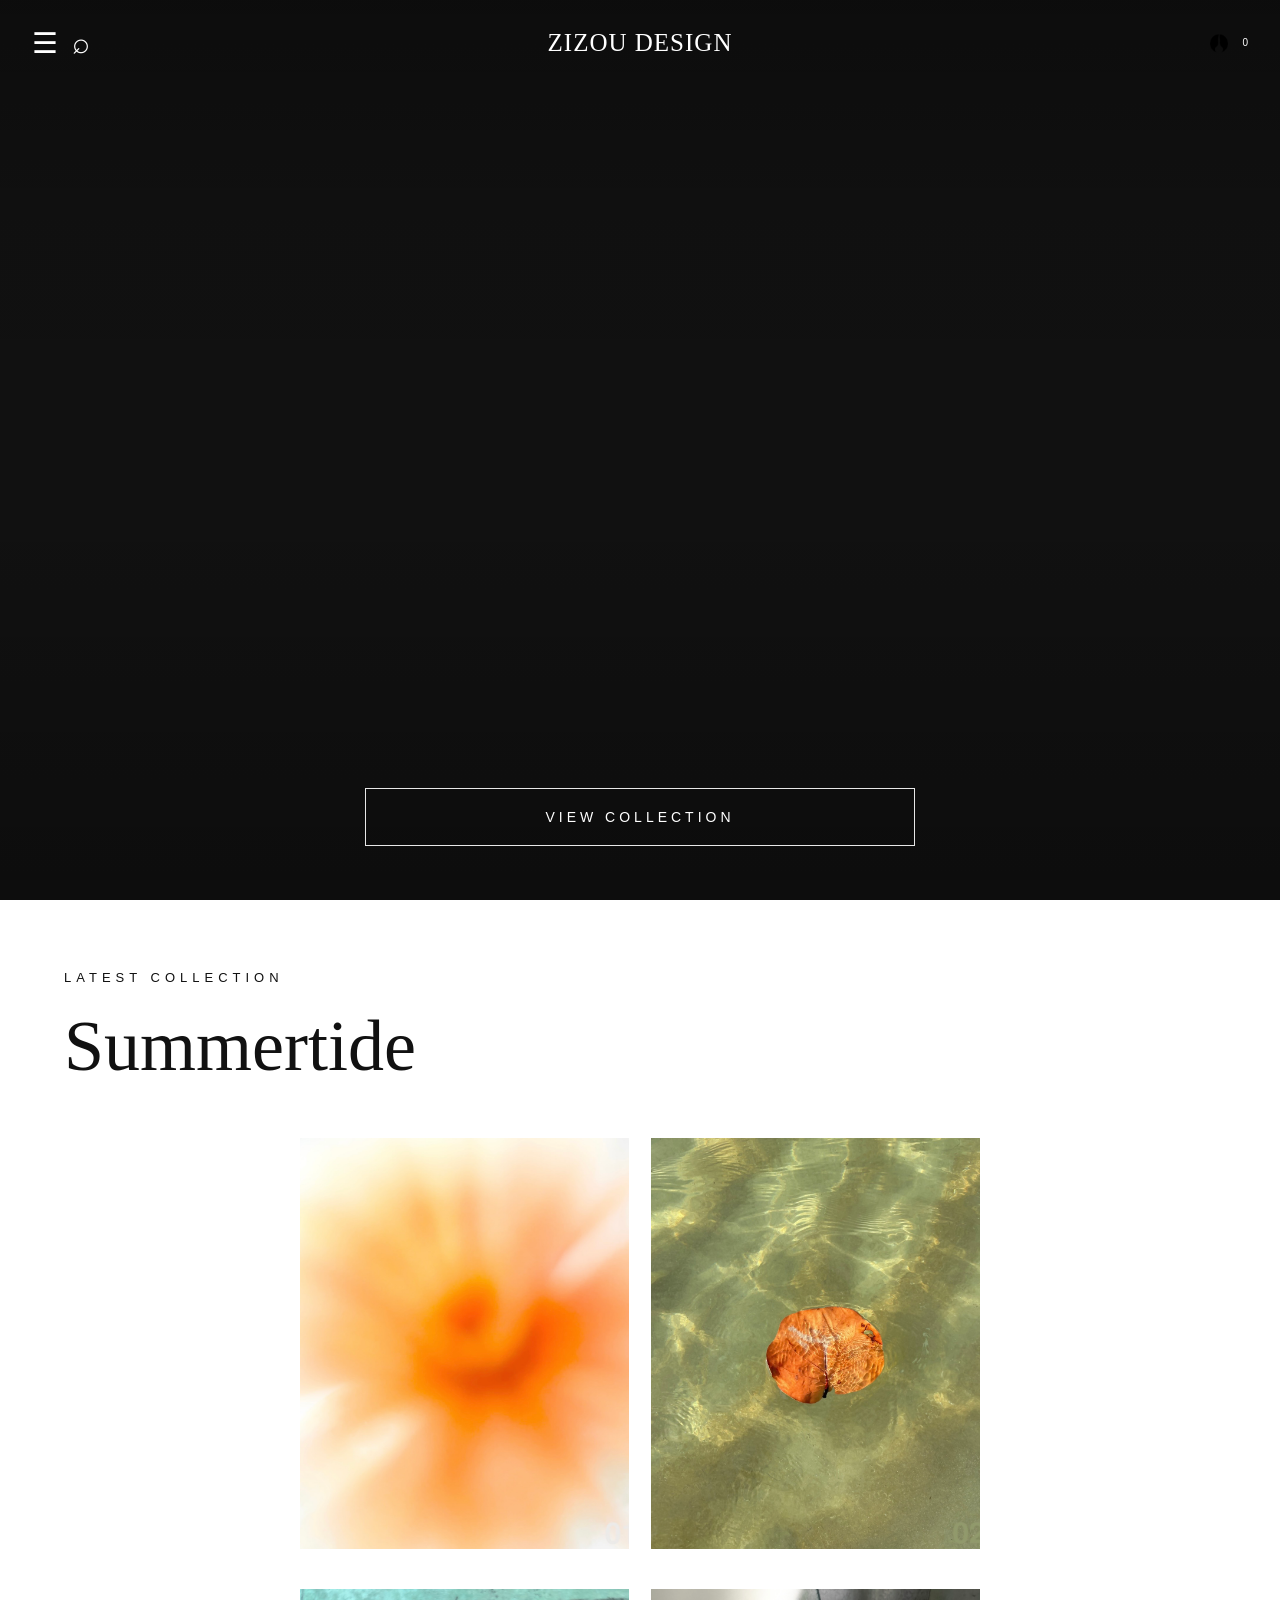
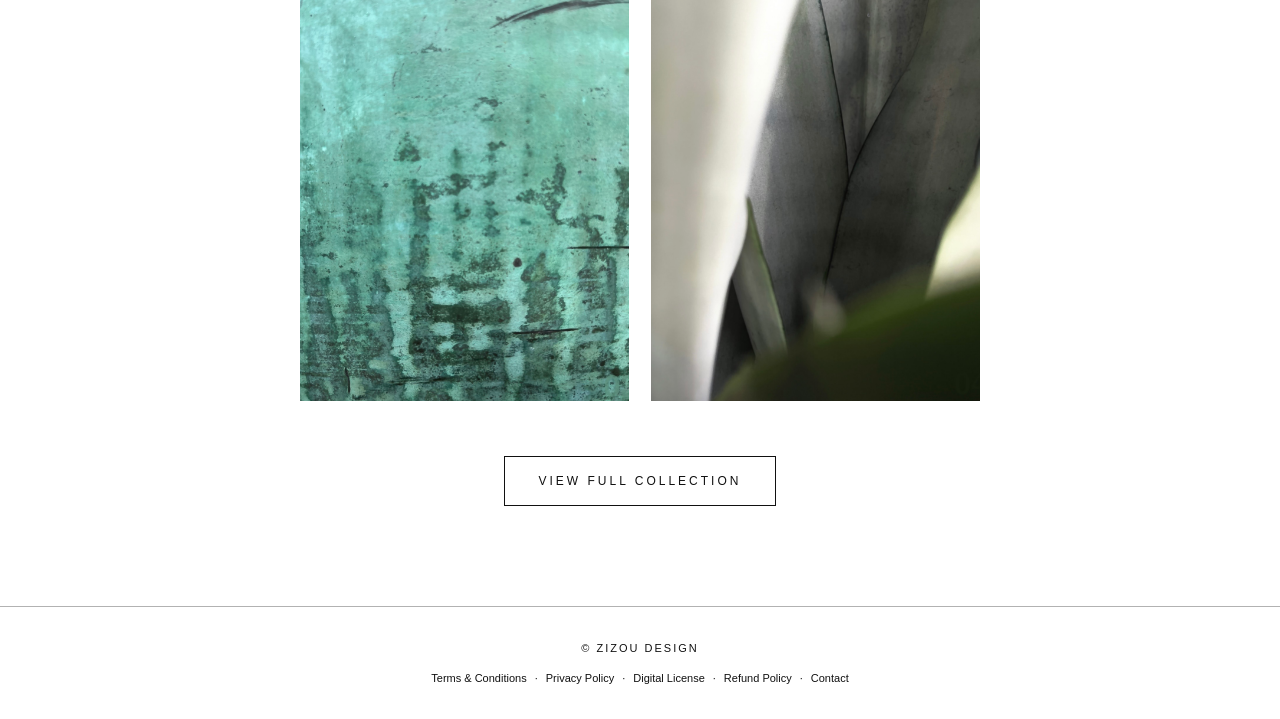
<file: index.html>
<!DOCTYPE html>
<html lang="en">

<head>

    <meta charset="UTF-8">

    <meta
        name="viewport"
        content="width=device-width, initial-scale=1.0"
    >

    <title>ZIZOU DESIGN</title>

    <link
        rel="stylesheet"
        href="style.css?v=17"
    >
    

<script src="site-nav.js?v=1"></script>
<script src="script.js?v=4"></script>
<script src="search.js?v=5"></script>
<script src="cart.js?v=6"></script>


    <!-- =========================================
         COLLECTION MENU FIX
    ========================================== -->

    <style>

        .dropdown-content {
            list-style: none !important;
        }

        .dropdown-content::before,
        .dropdown-content::after,
        .dropdown-content a::before,
        .dropdown-content a::after {
            content: none !important;
            display: none !important;
        }

        .dropdown-content a {
            display: block;
        }

        .dropdown-content a + a {
            margin-top: 8px;
        }

    </style>

</head>


<body>


<!-- =========================================
     SIDE MENU
========================================= -->

<aside
    class="side-menu"
    id="sideMenu"
>

    <button
        class="close-menu"
        id="closeMenu"
        type="button"
        aria-label="Close menu"
    >
        ×
    </button>


    <nav class="menu-nav">

        <a href="index.html">
            Home
        </a>


        <div class="menu-dropdown">

            <button
                class="dropdown-button"
                id="collectionsButton"
                type="button"
            >
                Collections

                <span>
                    ⌄
                </span>
            </button>


            <div
                class="dropdown-content"
                id="collectionsMenu"
            >

                <a href="summertide.html">
                    Summertide Collection
                </a>

                <a href="sea-of-sees.html">
                    Sea of Sees
                </a>

            </div>

        </div>


        <a href="about.html">
            About
        </a>


        <a
            href="contact.html"
            id="contactMenuLink"
        >
            Contact
        </a>

    </nav>

</aside>



<!-- =========================================
     FULL SCREEN HERO
========================================= -->

<!-- =========================================
     FULL SCREEN HERO
========================================= -->

<section
    class="hero"
    id="home"
>

<video
    class="hero-video"
    muted
    loop
    playsinline
    preload="auto"
>
    <source
        src="videos/zizou home video.mp4"
        type="video/mp4"
    >
</video>

<button
    class="hero-play"
    type="button"
    aria-label="Play video"
></button>

    <!-- =========================================
         NAVIGATION
    ========================================== -->

<header class="navbar">

    <div class="nav-left">

        <button
            class="icon-button menu-button"
            id="menuButton"
            type="button"
            aria-label="Open menu"
        >
            ☰
        </button>

        <button
            class="icon-button search-button"
            id="searchButton"
            type="button"
            aria-label="Search"
        >
            ⌕
        </button>

    </div>

    <a
        href="#home"
        class="logo"
    >
        ZIZOU DESIGN
    </a>

    <div class="nav-right">

        <button
            class="bag-button"
            id="bagButton"
            type="button"
            aria-label="Shopping bag"
        >

            <img
                src="images/ZIZOU LOGO.PNG"
                alt=""
                class="bag-logo"
            >

            <span id="bagCount">
                0
            </span>

        </button>

    </div>

</header>



    <!-- =========================================
         HERO COLLECTION BUTTON
    ========================================== -->

    <a
        href="#collection"
        class="collection-button"
    >
        VIEW COLLECTION
    </a>


</section>



<!-- =========================================
     SHOPPING BAG
========================================= -->

<div
    class="shopping-bag"
    id="shoppingBag"
>

    <div class="shopping-bag-header">

        <h2>
            YOUR BAG
        </h2>


        <button
            id="closeBag"
            type="button"
            aria-label="Close shopping bag"
        >
            ×
        </button>

    </div>


    <div id="bagItems"></div>


    <div
        class="bag-empty"
        id="bagEmpty"
    >
        YOUR BAG IS EMPTY
    </div>


    <div
        class="bag-checkout-area"
        id="bagCheckoutArea"
    >

        <a
            href="https://zizoudesign.lemonsqueezy.com/checkout/buy/8c922568-b22d-4f21-b7cb-9faaf3298379?embed=1&logo=0"
            class="lemonsqueezy-button checkout-button"
            id="checkoutButton"
        >
            CHECKOUT
        </a>

    </div>

</div>



<!-- =========================================
     LATEST COLLECTION
========================================= -->

<main
    class="collection"
    id="collection"
>

    <p class="collection-brand">
        LATEST COLLECTION
    </p>


    <h1>
        Summertide
    </h1>



    <!-- =========================================
         FOUR HOMEPAGE PREVIEWS
    ========================================== -->

    <div class="collection-grid">


        <!-- AMBER BREEZE -->

        <div class="artwork-link">

            <div
                class="protected-home-image"
                role="img"
                aria-label="Amber Breeze"
                style="
                    background-image:
                    url('images/amber breeze home page.jpg');
                "
            ></div>

        </div>



        <!-- PERIDOT AFLOAT -->

        <div class="artwork-link">

            <div
                class="protected-home-image"
                role="img"
                aria-label="Peridot Afloat"
                style="
                    background-image:
                    url('images/peridot afloat home page.jpg');
                "
            ></div>

        </div>



        <!-- PÁTINA DEL MAR -->

        <div class="artwork-link">

            <div
                class="protected-home-image"
                role="img"
                aria-label="Pátina del Mar"
                style="
                    background-image:
                    url('images/patina del mar home page.jpg');
                "
            ></div>

        </div>



        <!-- SAGE QUIETUDE -->

        <div class="artwork-link">

            <div
                class="protected-home-image"
                role="img"
                aria-label="Sage Quietude"
                style="
                    background-image:
                    url('images/sage quietude home page.jpg');
                "
            ></div>

        </div>


    </div>



    <!-- =========================================
         VIEW FULL COLLECTION
    ========================================== -->

    <div class="view-more">

        <a href="summertide.html">
            VIEW FULL COLLECTION
        </a>

    </div>


</main>



<!-- =========================================
     FOOTER
========================================= -->

<footer class="site-footer">

    <p>
        © ZIZOU DESIGN
    </p>


    <div class="footer-links">

        <a href="terms.html">
            Terms & Conditions
        </a>

        <span>·</span>


        <a href="privacy.html">
            Privacy Policy
        </a>

        <span>·</span>


        <a href="license.html">
            Digital License
        </a>

        <span>·</span>


        <a href="refund.html">
            Refund Policy
        </a>

        <span>·</span>


        <a href="contact.html">
            Contact
        </a>

    </div>

</footer>

<script>
document.addEventListener("DOMContentLoaded", function () {

    const video =
        document.querySelector(".hero-video");

    const playButton =
        document.querySelector(".hero-play");

    if (!video || !playButton) return;


    video.muted = true;


    const attempt =
        video.play();


    if (attempt) {

        attempt.catch(function () {

            playButton.classList.add("show");

        });

    }


    playButton.addEventListener(
        "click",
        function () {

            video.play().then(function () {

                playButton.classList.remove("show");

            });

        }
    );

});
</script>



<!-- =========================================
     JAVASCRIPT
========================================= -->


<script
    src="https://assets.lemonsqueezy.com/lemon.js"
    defer
></script>


</body>

</html>
</file>
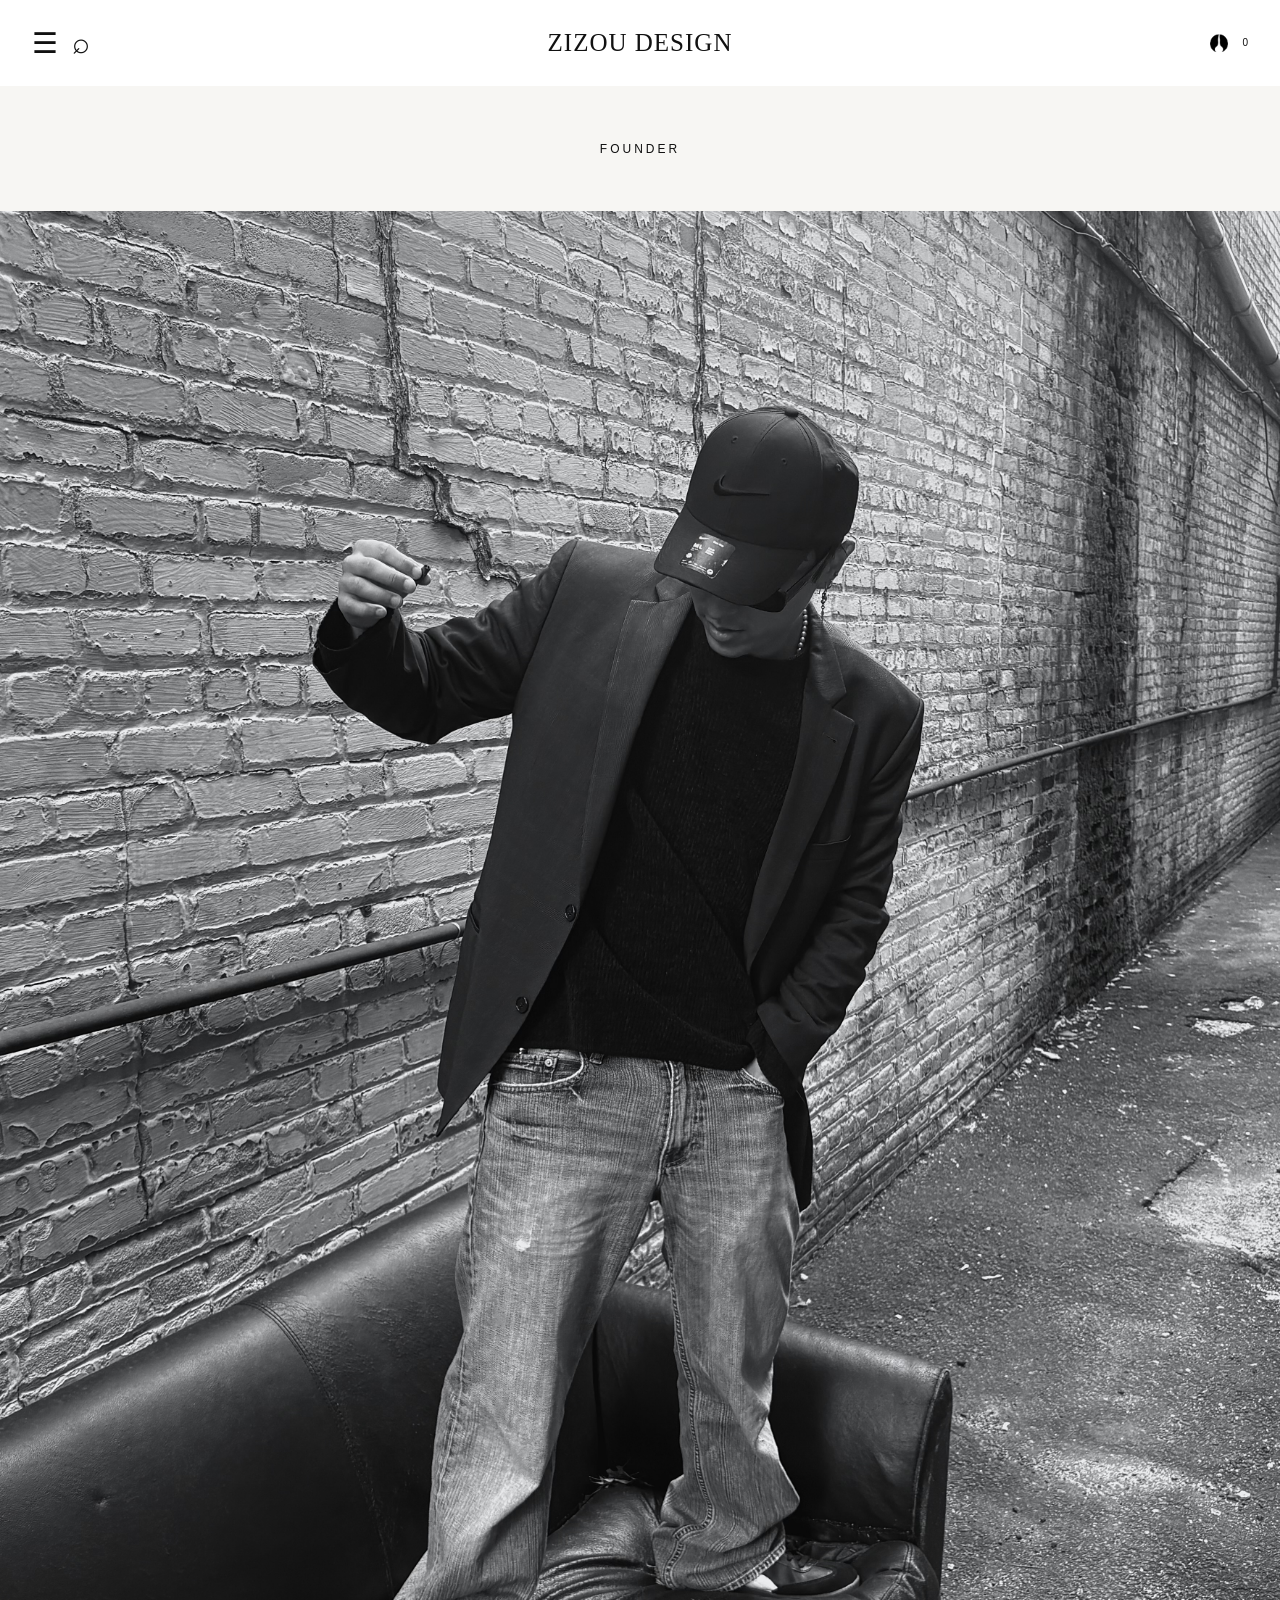
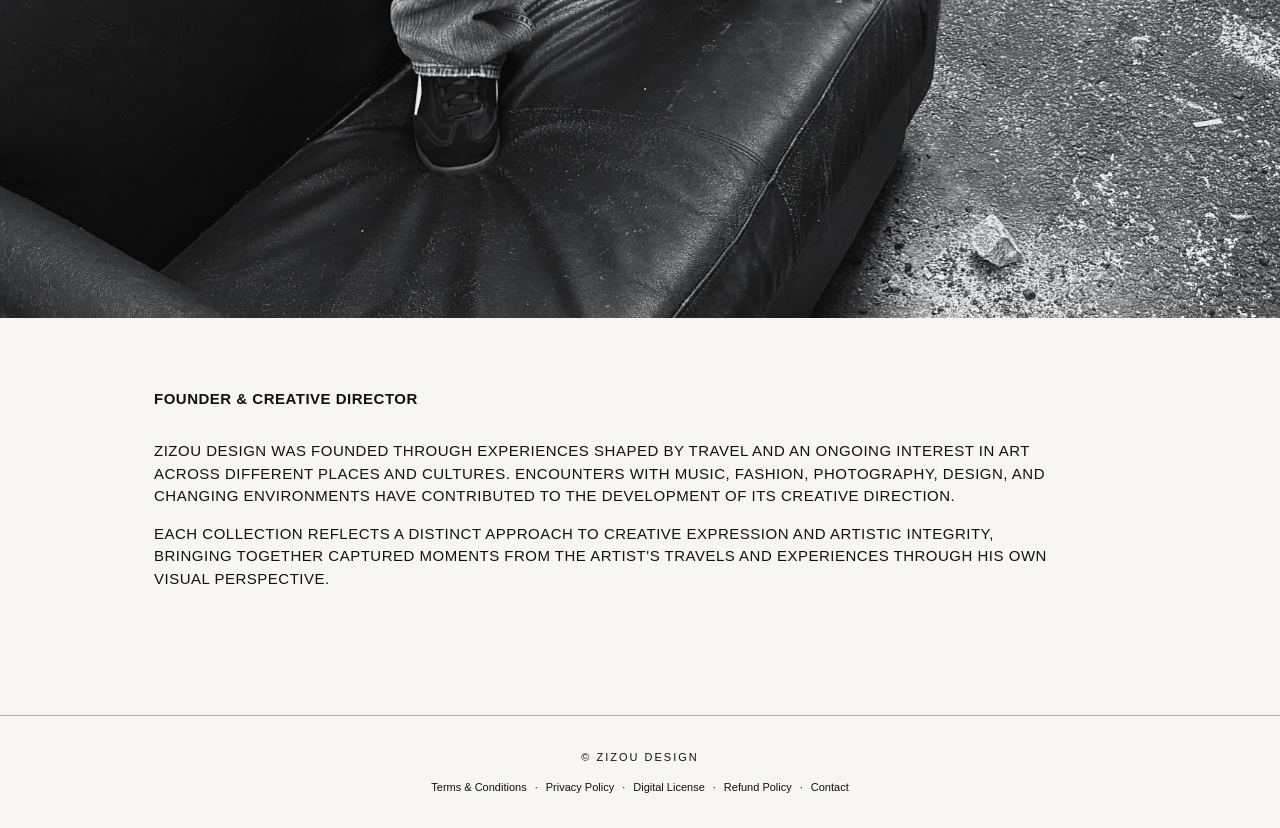
<file: about.html>
<!DOCTYPE html>
<html lang="en">
<head>
    <meta charset="UTF-8">
    <meta
        name="viewport"
        content="width=device-width, initial-scale=1.0, viewport-fit=cover"
    >

    <title>About | ZIZOU DESIGN</title>

    <link 
        rel="stylesheet" 
        href="style.css"
        >
        

<script src="site-nav.js?v=1"></script>
<script src="script.js?v=4"></script>
<script src="search.js?v=5"></script>
<script src="cart.js?v=6"></script>
        
        <script src="protection.js"></script>
</head>

<body class="about-body">


    <!-- =========================
         ABOUT NAVIGATION
    ========================== -->

    <header class="about-nav">

        <a
            href="index.html"
            class="about-back"
            aria-label="Back to homepage"
        >
            ←
        </a>

        <a
            href="index.html"
            class="about-logo"
        >
            ZIZOU DESIGN
        </a>

        <div class="about-nav-space"></div>

    </header>



    <!-- =========================
         ABOUT PAGE
    ========================== -->

    <main class="about-page">


        <!-- PAGE LABEL -->

        <section class="about-heading">

            <p>
                FOUNDER
            </p>

        </section>



        <!-- FOUNDER IMAGE -->

<picture class="about-image-section">

    <!-- TABLET / DESKTOP -->
    <source
        media="(min-width: 601px)"
        srcset="images/About photo TABLET.jpg"
    >

    <!-- MOBILE -->
    <img
        src="images/IMG_8424.jpeg"
        alt="Founder of ZIZOU DESIGN"
        class="about-founder-image"
    >

</picture>



        <!-- ABOUT TEXT -->

<section class="about-story">

    <p class="about-role">
        FOUNDER & CREATIVE DIRECTOR
    </p>

    <p>
        ZIZOU DESIGN WAS FOUNDED THROUGH EXPERIENCES SHAPED BY
        TRAVEL AND AN ONGOING INTEREST IN ART ACROSS DIFFERENT
        PLACES AND CULTURES. ENCOUNTERS WITH MUSIC, FASHION,
        PHOTOGRAPHY, DESIGN, AND CHANGING ENVIRONMENTS HAVE
        CONTRIBUTED TO THE DEVELOPMENT OF ITS CREATIVE DIRECTION.
    </p>

    <p>
        EACH COLLECTION REFLECTS A DISTINCT APPROACH TO CREATIVE
        EXPRESSION AND ARTISTIC INTEGRITY, BRINGING TOGETHER
        CAPTURED MOMENTS FROM THE ARTIST'S TRAVELS AND EXPERIENCES
        THROUGH HIS OWN VISUAL PERSPECTIVE.
    </p>

</section>

    </main>


<!-- =========================
     FOOTER
========================== -->

<footer class="site-footer">

    <p>© ZIZOU DESIGN</p>

    <div class="footer-links">

        <a href="terms.html">Terms & Conditions</a>
        <span>·</span>

        <a href="privacy.html">Privacy Policy</a>
        <span>·</span>

        <a href="license.html">Digital License</a>
        <span>·</span>

        <a href="refund.html">Refund Policy</a>
        <span>·</span>

        <a href="contact.html">Contact</a>

    </div>

</footer>


<!-- =========================
     PRODUCTS
========================== -->

<script src="https://assets.lemonsqueezy.com/lemon.js" defer></script>

</body>
</html>
</file>
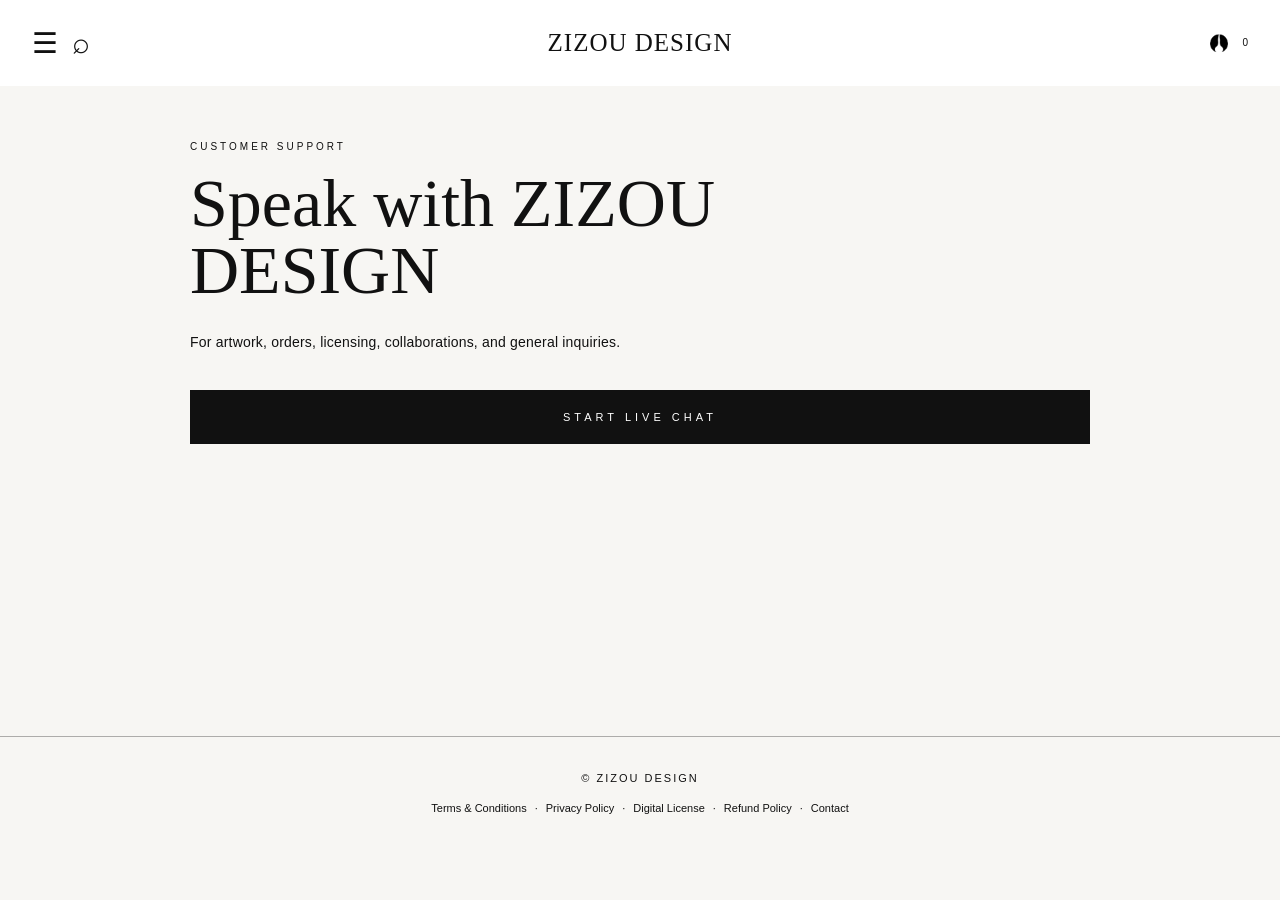
<file: contact.html>
<!DOCTYPE html>
<html lang="en">

<head>

    <meta charset="UTF-8">

    <meta
        name="viewport"
        content="width=device-width, initial-scale=1.0, viewport-fit=cover"
    >

    <title>Contact | ZIZOU DESIGN</title>

    <link
        rel="stylesheet"
        href="style.css?v=9"
    >
    

<script src="site-nav.js?v=1"></script>
<script src="script.js?v=4"></script>
<script src="search.js?v=5"></script>
<script src="cart.js?v=6"></script>
    
    <script src="protection.js"></script>


    <!-- CONTACT PAGE ONLY -->

    <style>

        .contact-page-support-only {
            width: min(92%, 900px);

            margin: 0 auto;

            min-height:
                calc(100svh - 250px);

            padding:
                55px
                0
                80px;
        }


        .contact-page-support-only .live-support {
            width: 100%;
        }


        @media (max-width: 600px) {

            .contact-page-support-only {
                width: 90%;

                min-height:
                    calc(100svh - 230px);

                padding:
                    42px
                    0
                    65px;
            }

        }

    </style>

</head>


<body class="legal-body">


<!-- =========================
     NAVIGATION
========================== -->

<header class="legal-nav">

    <a
        href="index.html"
        class="legal-back"
        aria-label="Back to homepage"
    >
        ←
    </a>

    <a
        href="index.html"
        class="legal-logo"
    >
        ZIZOU DESIGN
    </a>

    <div class="legal-nav-space"></div>

</header>



<!-- =========================
     CUSTOMER SUPPORT
========================== -->

<main
    class="contact-page-support-only"
>

    <section
        class="live-support"
        id="liveSupportSection"
    >

        <p class="live-support-label">
            CUSTOMER SUPPORT
        </p>

        <h2>
            Speak with ZIZOU DESIGN
        </h2>

        <p class="live-support-description">
            For artwork, orders, licensing,
            collaborations, and general inquiries.
        </p>

        <button
            type="button"
            class="live-chat-button"
            id="startLiveChat"
        >
            START LIVE CHAT
        </button>

        <p
            class="live-chat-status"
            id="liveChatStatus"
            aria-live="polite"
        ></p>

    </section>

</main>



<!-- =========================
     MINIMIZED SUPPORT BAR
========================== -->

<button
    type="button"
    class="support-dock"
    id="supportDock"
    aria-label="Return to customer support"
>

    <span class="support-dock-text">
        CUSTOMER SUPPORT
    </span>

    <span class="support-dock-status">
        ACTIVE
    </span>

    <span class="support-dock-icon">
        ↑
    </span>

</button>



<!-- =========================
     FOOTER
========================== -->

<footer class="site-footer">

    <p>
        © ZIZOU DESIGN
    </p>

    <div class="footer-links">

        <a href="terms.html">
            Terms & Conditions
        </a>

        <span>·</span>

        <a href="privacy.html">
            Privacy Policy
        </a>

        <span>·</span>

        <a href="license.html">
            Digital License
        </a>

        <span>·</span>

        <a href="refund.html">
            Refund Policy
        </a>

        <span>·</span>

        <a href="contact.html">
            Contact
        </a>

    </div>

</footer>



<!-- =========================
     PRODUCTS
========================== -->

<script
    src="https://assets.lemonsqueezy.com/lemon.js"
    defer
></script>



<!-- =========================
     LIVE CHAT
========================== -->

<script>

const liveSupportSection =
    document.getElementById(
        "liveSupportSection"
    );

const startLiveChat =
    document.getElementById(
        "startLiveChat"
    );

const liveChatStatus =
    document.getElementById(
        "liveChatStatus"
    );

const supportDock =
    document.getElementById(
        "supportDock"
    );


let tawkLoading = false;


/* =========================
   PAGE STATES
========================== */

function showStartSection() {

    liveSupportSection
        .classList
        .remove("hidden");

    supportDock
        .classList
        .remove("show");

}


function hideStartSection() {

    liveSupportSection
        .classList
        .add("hidden");

}


function showSupportDock() {

    hideStartSection();

    supportDock
        .classList
        .add("show");

}


function hideSupportDock() {

    supportDock
        .classList
        .remove("show");

}



/* =========================
   OPEN CHAT
========================== */

function openTawkChat() {

    hideStartSection();

    hideSupportDock();


    /*
       If Tawk is already loaded,
       reopen the existing conversation.
    */

    if (
        window.Tawk_API &&
        typeof window.Tawk_API.showWidget ===
            "function" &&
        typeof window.Tawk_API.maximize ===
            "function"
    ) {

        window.Tawk_API.showWidget();

        window.Tawk_API.maximize();

        return;

    }


    if (tawkLoading) {
        return;
    }


    tawkLoading = true;


    if (liveChatStatus) {

        liveChatStatus.textContent =
            "OPENING LIVE SUPPORT...";

    }


    window.Tawk_API =
        window.Tawk_API || {};


    window.Tawk_LoadStart =
        new Date();



    /* =========================
       WIDGET LOADED
    ========================== */

    window.Tawk_API.onLoad =
        function () {

            tawkLoading = false;


            if (liveChatStatus) {

                liveChatStatus.textContent =
                    "";

            }


            window.Tawk_API.showWidget();

            window.Tawk_API.maximize();

        };



    /* =========================
       CHAT STARTED
    ========================== */

    window.Tawk_API.onChatStarted =
        function () {

            hideStartSection();

            hideSupportDock();

        };



    /* =========================
       CHAT MAXIMIZED
    ========================== */

    window.Tawk_API.onChatMaximized =
        function () {

            hideStartSection();

            hideSupportDock();

        };



    /* =========================
       CHAT MINIMIZED
    ========================== */

    window.Tawk_API.onChatMinimized =
        function () {

            window.Tawk_API.hideWidget();

            showSupportDock();

        };



    /* =========================
       CHAT ENDED
    ========================== */

    window.Tawk_API.onChatEnded =
        function () {

            hideSupportDock();


            if (
                typeof window.Tawk_API.hideWidget ===
                    "function"
            ) {

                window.Tawk_API.hideWidget();

            }


            showStartSection();

        };



    /* =========================
       LOAD TAWK
    ========================== */

    const tawkScript =
        document.createElement(
            "script"
        );


    tawkScript.async =
        true;


    tawkScript.src =
        "https://embed.tawk.to/6a9f0a7ed0128c344982321b/1k1uk1vjc";


    tawkScript.charset =
        "UTF-8";


    tawkScript.setAttribute(
        "crossorigin",
        "*"
    );


    tawkScript.onerror =
        function () {

            tawkLoading = false;


            showStartSection();


            if (liveChatStatus) {

                liveChatStatus.textContent =
                    "LIVE SUPPORT COULD NOT BE LOADED. PLEASE TRY AGAIN.";

            }

        };


    document.body.appendChild(
        tawkScript
    );

}



/* =========================
   START LIVE CHAT
========================== */

startLiveChat.addEventListener(
    "click",
    openTawkChat
);



/* =========================
   MINIMIZED SUPPORT BAR
========================== */

supportDock.addEventListener(
    "click",
    function () {

        hideSupportDock();


        if (
            window.Tawk_API &&
            typeof window.Tawk_API.showWidget ===
                "function"
        ) {

            window.Tawk_API.showWidget();

        }


        if (
            window.Tawk_API &&
            typeof window.Tawk_API.maximize ===
                "function"
        ) {

            window.Tawk_API.maximize();

        }

    }
);

</script>


</body>

</html>
</file>
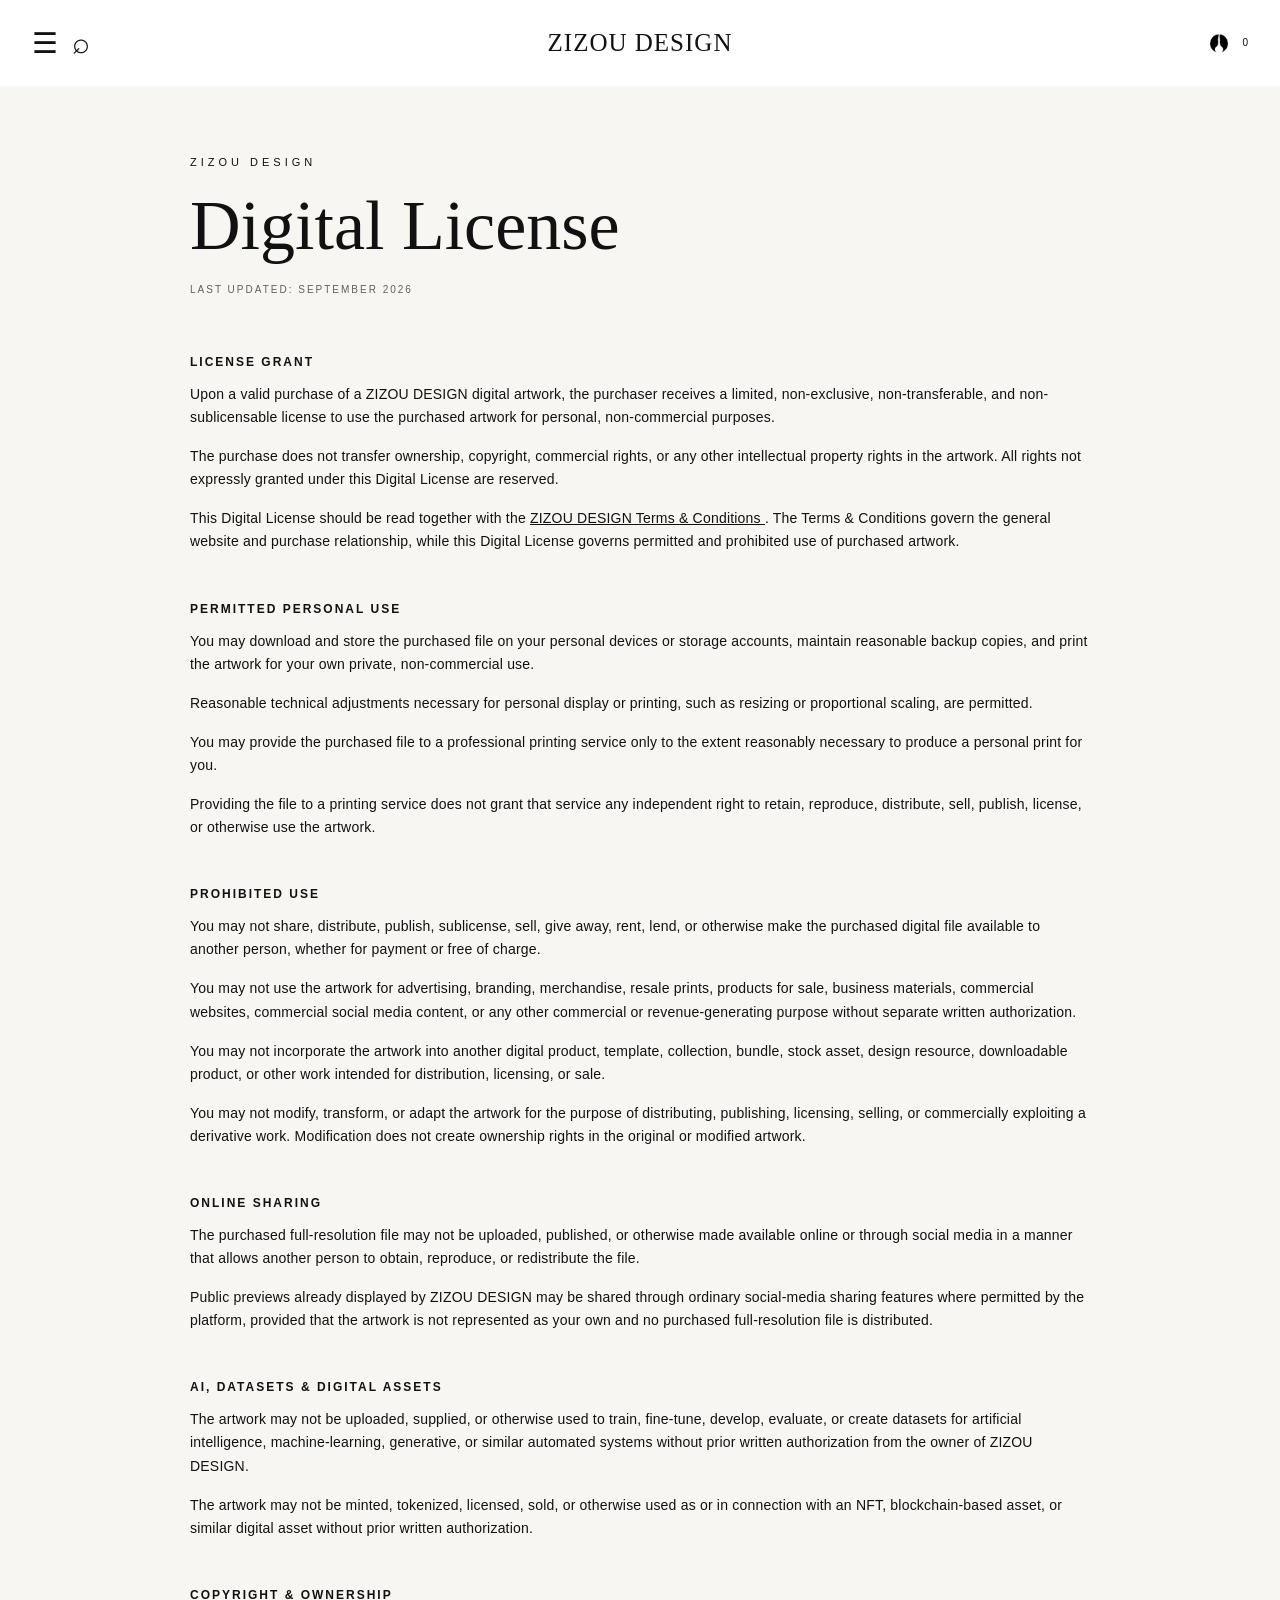
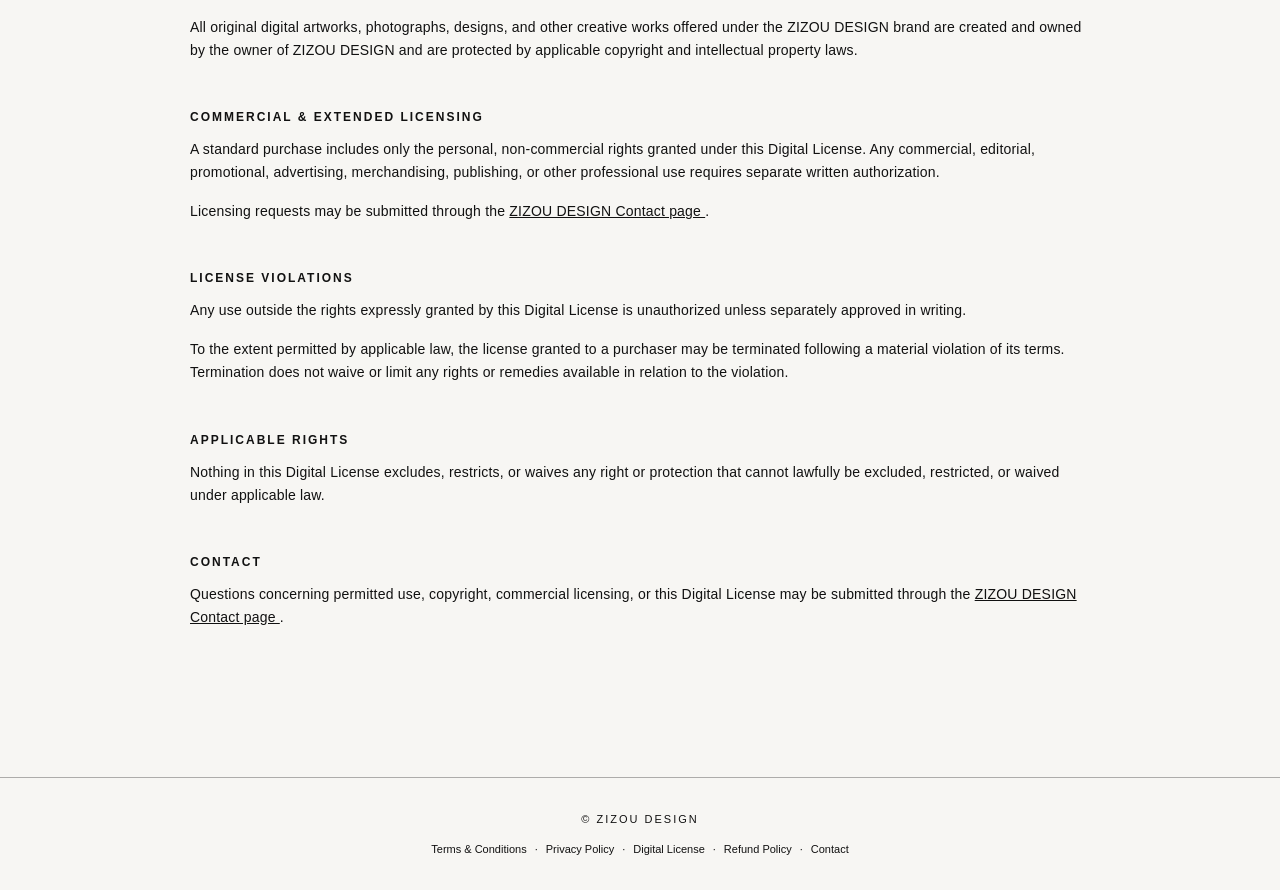
<file: license.html>
<!DOCTYPE html>
<html lang="en">

<head>
    <meta charset="UTF-8">

    <meta
        name="viewport"
        content="width=device-width, initial-scale=1.0, viewport-fit=cover"
    >

    <title>Digital License | ZIZOU DESIGN</title>

    <link 
        rel="stylesheet" 
        href="style.css?v=6"
        >
        

<script src="site-nav.js?v=1"></script>
<script src="script.js?v=4"></script>
<script src="search.js?v=5"></script>
<script src="cart.js?v=6"></script>
        
        <script src="protection.js"></script>
        
</head>


<body class="legal-body">


    <!-- =========================
         NAVIGATION
    ========================== -->

    <header class="legal-nav">

        <a
            href="index.html"
            class="legal-back"
            aria-label="Back to homepage"
        >
            ←
        </a>

        <a
            href="index.html"
            class="legal-logo"
        >
            ZIZOU DESIGN
        </a>

        <div class="legal-nav-space"></div>

    </header>



    <!-- =========================
         DIGITAL LICENSE
    ========================== -->

    <main class="legal-page">

        <p class="legal-label">
            ZIZOU DESIGN
        </p>

        <h1>
            Digital License
        </h1>

        <p class="legal-updated">
            LAST UPDATED: SEPTEMBER 2026
        </p>



        <!-- LICENSE GRANT -->

        <section class="legal-section">

            <h2>LICENSE GRANT</h2>

            <p>
                Upon a valid purchase of a ZIZOU DESIGN digital
                artwork, the purchaser receives a limited,
                non-exclusive, non-transferable, and
                non-sublicensable license to use the purchased
                artwork for personal, non-commercial purposes.
            </p>

            <p>
                The purchase does not transfer ownership,
                copyright, commercial rights, or any other
                intellectual property rights in the artwork.
                All rights not expressly granted under this
                Digital License are reserved.
            </p>

            <p>
                This Digital License should be read together with
                the
                <a href="terms.html">
                    ZIZOU DESIGN Terms & Conditions
                </a>.
                The Terms & Conditions govern the general website
                and purchase relationship, while this Digital
                License governs permitted and prohibited use of
                purchased artwork.
            </p>

        </section>



        <!-- PERSONAL USE -->

        <section class="legal-section">

            <h2>PERMITTED PERSONAL USE</h2>

            <p>
                You may download and store the purchased file on
                your personal devices or storage accounts,
                maintain reasonable backup copies, and print the
                artwork for your own private, non-commercial use.
            </p>

            <p>
                Reasonable technical adjustments necessary for
                personal display or printing, such as resizing
                or proportional scaling, are permitted.
            </p>

            <p>
                You may provide the purchased file to a
                professional printing service only to the extent
                reasonably necessary to produce a personal print
                for you.
            </p>

            <p>
                Providing the file to a printing service does not
                grant that service any independent right to retain,
                reproduce, distribute, sell, publish, license, or
                otherwise use the artwork.
            </p>

        </section>



        <!-- PROHIBITED USE -->

        <section class="legal-section">

            <h2>PROHIBITED USE</h2>

            <p>
                You may not share, distribute, publish,
                sublicense, sell, give away, rent, lend, or
                otherwise make the purchased digital file
                available to another person, whether for payment
                or free of charge.
            </p>

            <p>
                You may not use the artwork for advertising,
                branding, merchandise, resale prints, products
                for sale, business materials, commercial websites,
                commercial social media content, or any other
                commercial or revenue-generating purpose without
                separate written authorization.
            </p>

            <p>
                You may not incorporate the artwork into another
                digital product, template, collection, bundle,
                stock asset, design resource, downloadable
                product, or other work intended for distribution,
                licensing, or sale.
            </p>

            <p>
                You may not modify, transform, or adapt the
                artwork for the purpose of distributing,
                publishing, licensing, selling, or commercially
                exploiting a derivative work. Modification does
                not create ownership rights in the original or
                modified artwork.
            </p>

        </section>



        <!-- ONLINE SHARING -->

        <section class="legal-section">

            <h2>ONLINE SHARING</h2>

            <p>
                The purchased full-resolution file may not be
                uploaded, published, or otherwise made available
                online or through social media in a manner that
                allows another person to obtain, reproduce, or
                redistribute the file.
            </p>

            <p>
                Public previews already displayed by ZIZOU DESIGN
                may be shared through ordinary social-media
                sharing features where permitted by the platform,
                provided that the artwork is not represented as
                your own and no purchased full-resolution file is
                distributed.
            </p>

        </section>



        <!-- AI & DIGITAL ASSETS -->

        <section class="legal-section">

            <h2>AI, DATASETS & DIGITAL ASSETS</h2>

            <p>
                The artwork may not be uploaded, supplied, or
                otherwise used to train, fine-tune, develop,
                evaluate, or create datasets for artificial
                intelligence, machine-learning, generative, or
                similar automated systems without prior written
                authorization from the owner of ZIZOU DESIGN.
            </p>

            <p>
                The artwork may not be minted, tokenized,
                licensed, sold, or otherwise used as or in
                connection with an NFT, blockchain-based asset,
                or similar digital asset without prior written
                authorization.
            </p>

        </section>



        <!-- COPYRIGHT -->

        <section class="legal-section">

            <h2>COPYRIGHT & OWNERSHIP</h2>

            <p>
                All original digital artworks, photographs,
                designs, and other creative works offered under
                the ZIZOU DESIGN brand are created and owned by
                the owner of ZIZOU DESIGN and are protected by
                applicable copyright and intellectual property
                laws.
            </p>

        </section>



        <!-- COMMERCIAL LICENSING -->

        <section class="legal-section">

            <h2>COMMERCIAL & EXTENDED LICENSING</h2>

            <p>
                A standard purchase includes only the personal,
                non-commercial rights granted under this Digital
                License. Any commercial, editorial, promotional,
                advertising, merchandising, publishing, or other
                professional use requires separate written
                authorization.
            </p>

            <p>
                Licensing requests may be submitted through the
                <a href="contact.html">
                    ZIZOU DESIGN Contact page
                </a>.
            </p>

        </section>



        <!-- LICENSE VIOLATIONS -->

        <section class="legal-section">

            <h2>LICENSE VIOLATIONS</h2>

            <p>
                Any use outside the rights expressly granted by
                this Digital License is unauthorized unless
                separately approved in writing.
            </p>

            <p>
                To the extent permitted by applicable law, the
                license granted to a purchaser may be terminated
                following a material violation of its terms.
                Termination does not waive or limit any rights or
                remedies available in relation to the violation.
            </p>

        </section>



        <!-- APPLICABLE RIGHTS -->

        <section class="legal-section">

            <h2>APPLICABLE RIGHTS</h2>

            <p>
                Nothing in this Digital License excludes,
                restricts, or waives any right or protection that
                cannot lawfully be excluded, restricted, or waived
                under applicable law.
            </p>

        </section>



        <!-- CONTACT -->

        <section class="legal-section">

            <h2>CONTACT</h2>

            <p>
                Questions concerning permitted use, copyright,
                commercial licensing, or this Digital License may
                be submitted through the
                <a href="contact.html">
                    ZIZOU DESIGN Contact page
                </a>.
            </p>

        </section>

    </main>



    <!-- =========================
         FOOTER
    ========================== -->

    <footer class="site-footer">

        <p>© ZIZOU DESIGN</p>

        <div class="footer-links">

            <a href="terms.html">
                Terms & Conditions
            </a>

            <span>·</span>

            <a href="privacy.html">
                Privacy Policy
            </a>

            <span>·</span>

            <a href="license.html">
                Digital License
            </a>

            <span>·</span>

            <a href="refund.html">
                Refund Policy
            </a>

            <span>·</span>

            <a href="contact.html">
                Contact
            </a>

        </div>

    </footer>



    <!-- =========================
         PRODUCTS
    ========================== -->

    <script
        src="https://assets.lemonsqueezy.com/lemon.js"
        defer
    ></script>


</body>

</html>
</file>
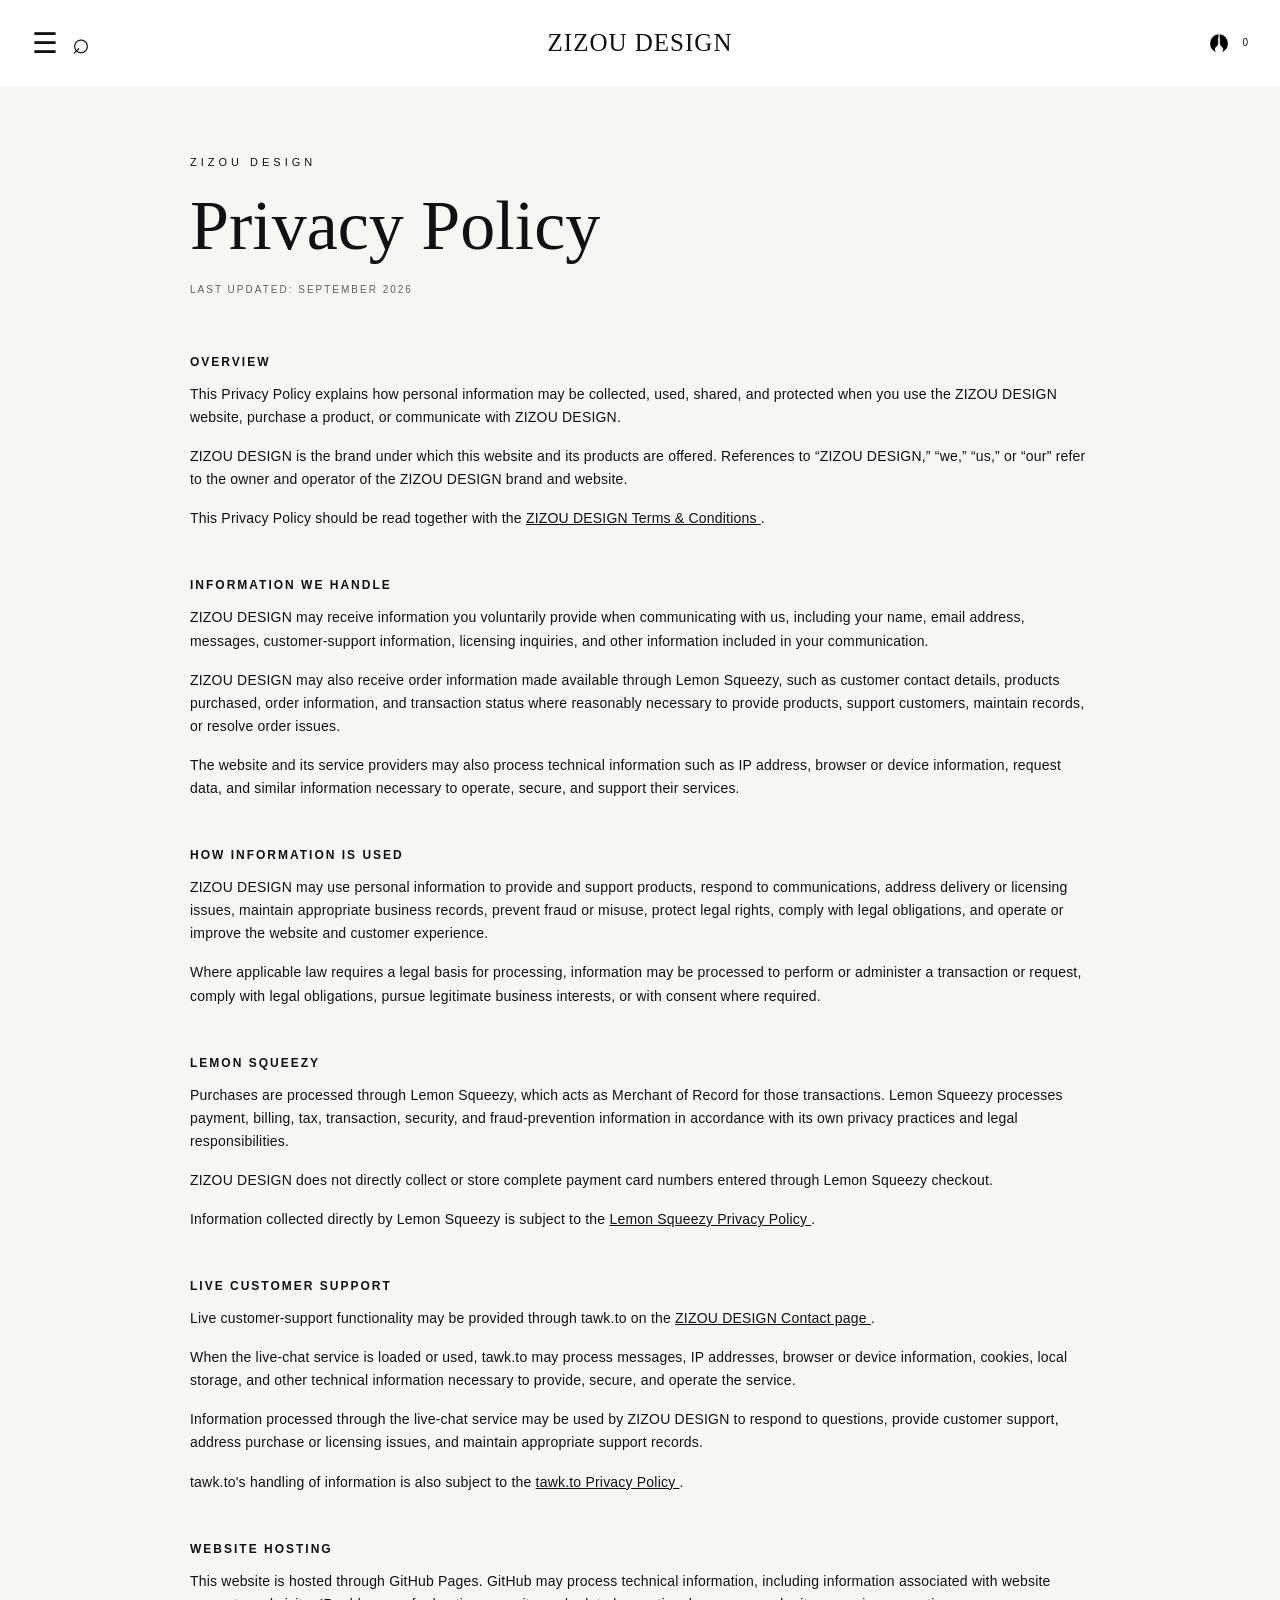
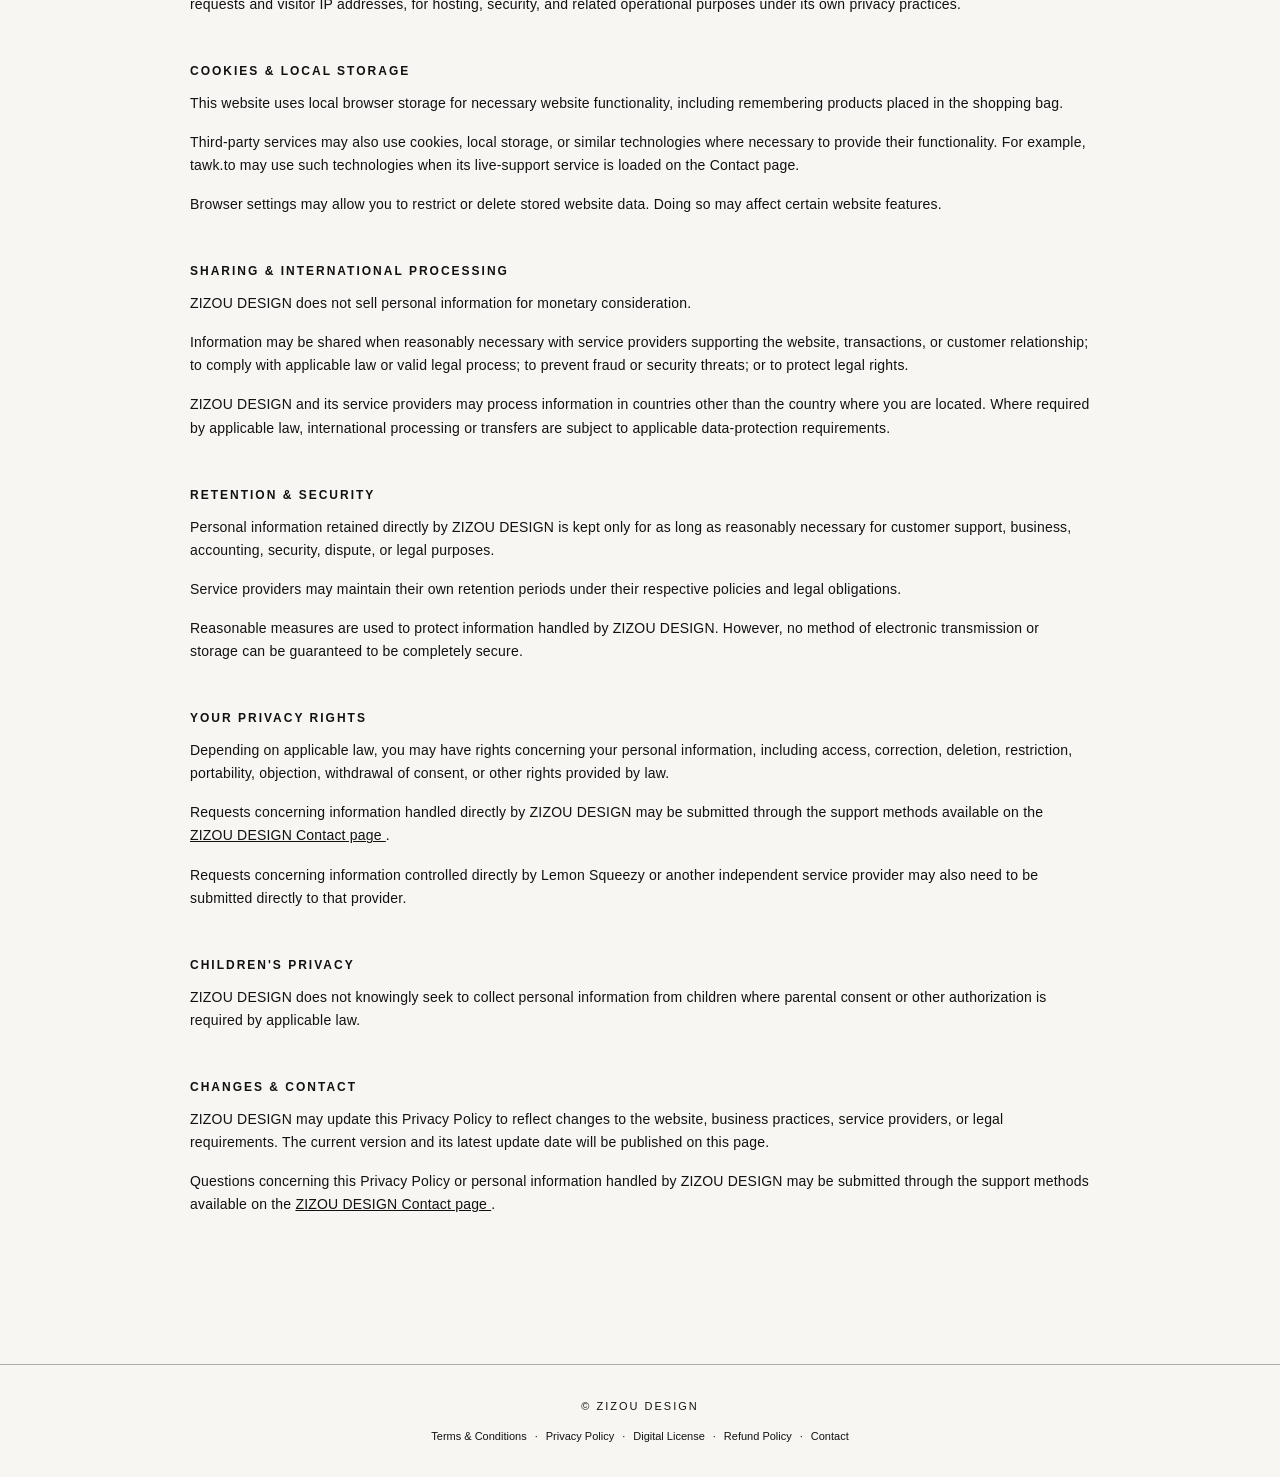
<file: privacy.html>
<!DOCTYPE html>
<html lang="en">

<head>
    <meta charset="UTF-8">

    <meta
        name="viewport"
        content="width=device-width, initial-scale=1.0, viewport-fit=cover"
    >

    <title>Privacy Policy | ZIZOU DESIGN</title>

    <link 
        rel="stylesheet" 
        href="style.css?v=6"
        >
        


<script src="site-nav.js?v=1"></script>
<script src="script.js?v=4"></script>
<script src="search.js?v=5"></script>
<script src="cart.js?v=6"></script>
        <script src="protection.js"></script>
        
</head>


<body class="legal-body">


    <!-- =========================
         NAVIGATION
    ========================== -->

    <header class="legal-nav">

        <a
            href="index.html"
            class="legal-back"
            aria-label="Back to homepage"
        >
            ←
        </a>

        <a
            href="index.html"
            class="legal-logo"
        >
            ZIZOU DESIGN
        </a>

        <div class="legal-nav-space"></div>

    </header>



    <!-- =========================
         PRIVACY POLICY
    ========================== -->

    <main class="legal-page">

        <p class="legal-label">
            ZIZOU DESIGN
        </p>

        <h1>
            Privacy Policy
        </h1>

        <p class="legal-updated">
            LAST UPDATED: SEPTEMBER 2026
        </p>



        <!-- OVERVIEW -->

        <section class="legal-section">

            <h2>OVERVIEW</h2>

            <p>
                This Privacy Policy explains how personal
                information may be collected, used, shared, and
                protected when you use the ZIZOU DESIGN website,
                purchase a product, or communicate with
                ZIZOU DESIGN.
            </p>

            <p>
                ZIZOU DESIGN is the brand under which this website
                and its products are offered. References to
                “ZIZOU DESIGN,” “we,” “us,” or “our” refer to the
                owner and operator of the ZIZOU DESIGN brand and
                website.
            </p>

            <p>
                This Privacy Policy should be read together with
                the
                <a href="terms.html">
                    ZIZOU DESIGN Terms & Conditions
                </a>.
            </p>

        </section>



        <!-- INFORMATION -->

        <section class="legal-section">

            <h2>INFORMATION WE HANDLE</h2>

            <p>
                ZIZOU DESIGN may receive information you
                voluntarily provide when communicating with us,
                including your name, email address, messages,
                customer-support information, licensing inquiries,
                and other information included in your
                communication.
            </p>

            <p>
                ZIZOU DESIGN may also receive order information
                made available through Lemon Squeezy, such as
                customer contact details, products purchased,
                order information, and transaction status where
                reasonably necessary to provide products, support
                customers, maintain records, or resolve order
                issues.
            </p>

            <p>
                The website and its service providers may also
                process technical information such as IP address,
                browser or device information, request data, and
                similar information necessary to operate, secure,
                and support their services.
            </p>

        </section>



        <!-- USE -->

        <section class="legal-section">

            <h2>HOW INFORMATION IS USED</h2>

            <p>
                ZIZOU DESIGN may use personal information to
                provide and support products, respond to
                communications, address delivery or licensing
                issues, maintain appropriate business records,
                prevent fraud or misuse, protect legal rights,
                comply with legal obligations, and operate or
                improve the website and customer experience.
            </p>

            <p>
                Where applicable law requires a legal basis for
                processing, information may be processed to
                perform or administer a transaction or request,
                comply with legal obligations, pursue legitimate
                business interests, or with consent where
                required.
            </p>

        </section>



        <!-- LEMON SQUEEZY -->

        <section class="legal-section">

            <h2>LEMON SQUEEZY</h2>

            <p>
                Purchases are processed through Lemon Squeezy,
                which acts as Merchant of Record for those
                transactions. Lemon Squeezy processes payment,
                billing, tax, transaction, security, and
                fraud-prevention information in accordance with
                its own privacy practices and legal
                responsibilities.
            </p>

            <p>
                ZIZOU DESIGN does not directly collect or store
                complete payment card numbers entered through
                Lemon Squeezy checkout.
            </p>

            <p>
                Information collected directly by Lemon Squeezy
                is subject to the
                <a
                    href="https://www.lemonsqueezy.com/privacy"
                    target="_blank"
                    rel="noopener noreferrer"
                >
                    Lemon Squeezy Privacy Policy
                </a>.
            </p>

        </section>



        <!-- LIVE SUPPORT -->

        <section class="legal-section">

            <h2>LIVE CUSTOMER SUPPORT</h2>

            <p>
                Live customer-support functionality may be
                provided through tawk.to on the
                <a href="contact.html">
                    ZIZOU DESIGN Contact page
                </a>.
            </p>

            <p>
                When the live-chat service is loaded or used,
                tawk.to may process messages, IP addresses,
                browser or device information, cookies, local
                storage, and other technical information
                necessary to provide, secure, and operate the
                service.
            </p>

            <p>
                Information processed through the live-chat
                service may be used by ZIZOU DESIGN to respond
                to questions, provide customer support, address
                purchase or licensing issues, and maintain
                appropriate support records.
            </p>

            <p>
                tawk.to's handling of information is also subject
                to the
                <a
                    href="https://www.tawk.to/privacy-policy/"
                    target="_blank"
                    rel="noopener noreferrer"
                >
                    tawk.to Privacy Policy
                </a>.
            </p>

        </section>



        <!-- HOSTING -->

        <section class="legal-section">

            <h2>WEBSITE HOSTING</h2>

            <p>
                This website is hosted through GitHub Pages.
                GitHub may process technical information,
                including information associated with website
                requests and visitor IP addresses, for hosting,
                security, and related operational purposes under
                its own privacy practices.
            </p>

        </section>



        <!-- COOKIES -->

        <section class="legal-section">

            <h2>COOKIES & LOCAL STORAGE</h2>

            <p>
                This website uses local browser storage for
                necessary website functionality, including
                remembering products placed in the shopping bag.
            </p>

            <p>
                Third-party services may also use cookies, local
                storage, or similar technologies where necessary
                to provide their functionality. For example,
                tawk.to may use such technologies when its
                live-support service is loaded on the Contact
                page.
            </p>

            <p>
                Browser settings may allow you to restrict or
                delete stored website data. Doing so may affect
                certain website features.
            </p>

        </section>



        <!-- SHARING -->

        <section class="legal-section">

            <h2>SHARING & INTERNATIONAL PROCESSING</h2>

            <p>
                ZIZOU DESIGN does not sell personal information
                for monetary consideration.
            </p>

            <p>
                Information may be shared when reasonably
                necessary with service providers supporting the
                website, transactions, or customer relationship;
                to comply with applicable law or valid legal
                process; to prevent fraud or security threats;
                or to protect legal rights.
            </p>

            <p>
                ZIZOU DESIGN and its service providers may process
                information in countries other than the country
                where you are located. Where required by
                applicable law, international processing or
                transfers are subject to applicable
                data-protection requirements.
            </p>

        </section>



        <!-- RETENTION -->

        <section class="legal-section">

            <h2>RETENTION & SECURITY</h2>

            <p>
                Personal information retained directly by
                ZIZOU DESIGN is kept only for as long as
                reasonably necessary for customer support,
                business, accounting, security, dispute, or
                legal purposes.
            </p>

            <p>
                Service providers may maintain their own
                retention periods under their respective
                policies and legal obligations.
            </p>

            <p>
                Reasonable measures are used to protect
                information handled by ZIZOU DESIGN. However,
                no method of electronic transmission or storage
                can be guaranteed to be completely secure.
            </p>

        </section>



        <!-- RIGHTS -->

        <section class="legal-section">

            <h2>YOUR PRIVACY RIGHTS</h2>

            <p>
                Depending on applicable law, you may have rights
                concerning your personal information, including
                access, correction, deletion, restriction,
                portability, objection, withdrawal of consent,
                or other rights provided by law.
            </p>

            <p>
                Requests concerning information handled directly
                by ZIZOU DESIGN may be submitted through the
                support methods available on the
                <a href="contact.html">
                    ZIZOU DESIGN Contact page
                </a>.
            </p>

            <p>
                Requests concerning information controlled
                directly by Lemon Squeezy or another independent
                service provider may also need to be submitted
                directly to that provider.
            </p>

        </section>



        <!-- CHILDREN -->

        <section class="legal-section">

            <h2>CHILDREN'S PRIVACY</h2>

            <p>
                ZIZOU DESIGN does not knowingly seek to collect
                personal information from children where parental
                consent or other authorization is required by
                applicable law.
            </p>

        </section>



        <!-- CHANGES -->

        <section class="legal-section">

            <h2>CHANGES & CONTACT</h2>

            <p>
                ZIZOU DESIGN may update this Privacy Policy to
                reflect changes to the website, business
                practices, service providers, or legal
                requirements. The current version and its latest
                update date will be published on this page.
            </p>

            <p>
                Questions concerning this Privacy Policy or
                personal information handled by ZIZOU DESIGN may
                be submitted through the support methods available
                on the
                <a href="contact.html">
                    ZIZOU DESIGN Contact page
                </a>.
            </p>

        </section>

    </main>



    <!-- =========================
         FOOTER
    ========================== -->

    <footer class="site-footer">

        <p>© ZIZOU DESIGN</p>

        <div class="footer-links">

            <a href="terms.html">
                Terms & Conditions
            </a>

            <span>·</span>

            <a href="privacy.html">
                Privacy Policy
            </a>

            <span>·</span>

            <a href="license.html">
                Digital License
            </a>

            <span>·</span>

            <a href="refund.html">
                Refund Policy
            </a>

            <span>·</span>

            <a href="contact.html">
                Contact
            </a>

        </div>

    </footer>



    <!-- =========================
         PRODUCTS
    ========================== -->

    <script
        src="https://assets.lemonsqueezy.com/lemon.js"
        defer
    ></script>


</body>

</html>
</file>
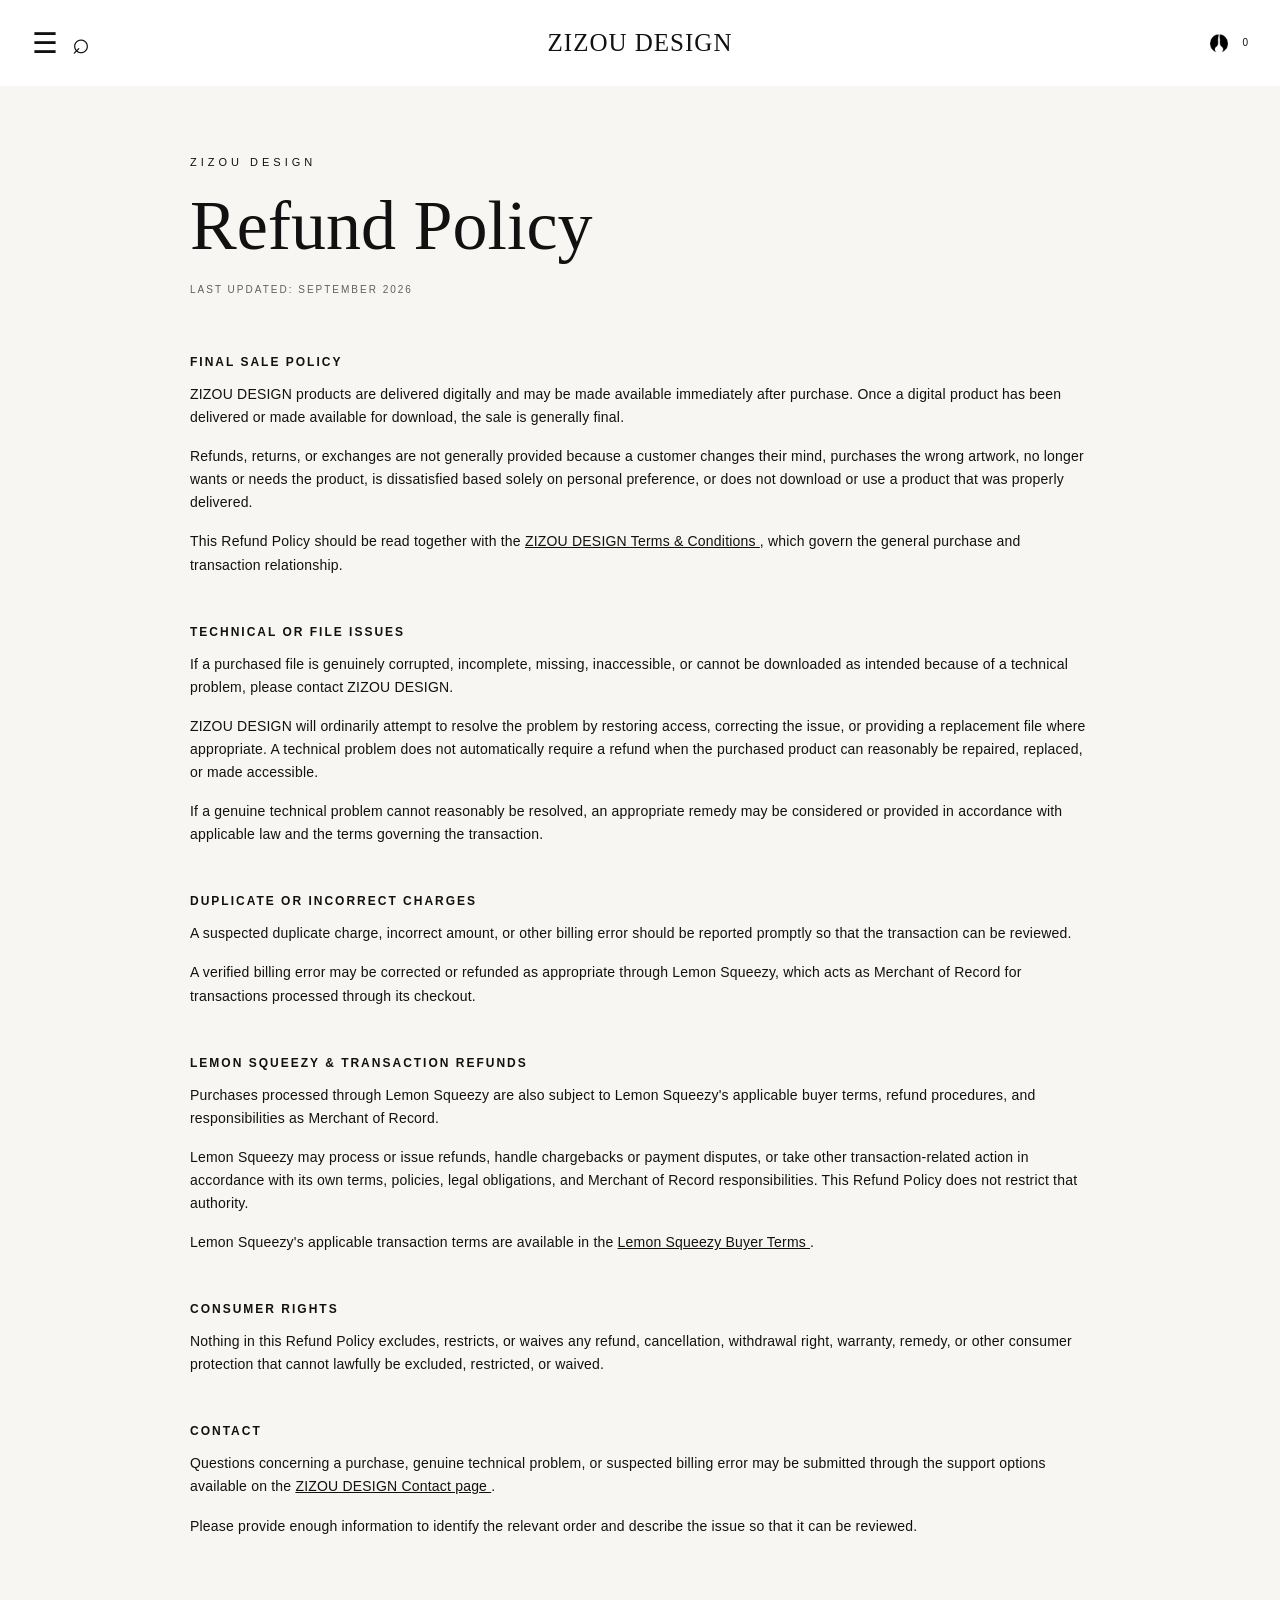
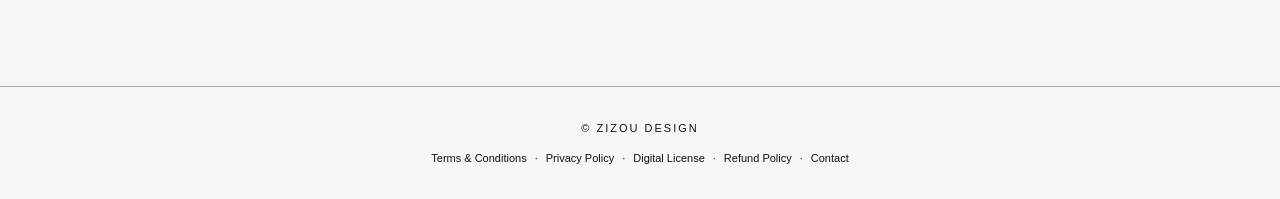
<file: refund.html>
<!DOCTYPE html>
<html lang="en">

<head>
    <meta charset="UTF-8">

    <meta
        name="viewport"
        content="width=device-width, initial-scale=1.0, viewport-fit=cover"
    >

    <title>Refund Policy | ZIZOU DESIGN</title>

    <link 
        rel="stylesheet" 
        href="style.css?v=6"
        >
        

<script src="site-nav.js?v=1"></script>
<script src="script.js?v=4"></script>
<script src="search.js?v=5"></script>
<script src="cart.js?v=6"></script>
        
        <script src="protection.js"></script>
        
</head>


<body class="legal-body">


    <!-- =========================
         NAVIGATION
    ========================== -->

    <header class="legal-nav">

        <a
            href="index.html"
            class="legal-back"
            aria-label="Back to homepage"
        >
            ←
        </a>

        <a
            href="index.html"
            class="legal-logo"
        >
            ZIZOU DESIGN
        </a>

        <div class="legal-nav-space"></div>

    </header>



    <!-- =========================
         REFUND POLICY
    ========================== -->

    <main class="legal-page">

        <p class="legal-label">
            ZIZOU DESIGN
        </p>

        <h1>
            Refund Policy
        </h1>

        <p class="legal-updated">
            LAST UPDATED: SEPTEMBER 2026
        </p>



        <!-- FINAL SALE -->

        <section class="legal-section">

            <h2>FINAL SALE POLICY</h2>

            <p>
                ZIZOU DESIGN products are delivered digitally and
                may be made available immediately after purchase.
                Once a digital product has been delivered or made
                available for download, the sale is generally
                final.
            </p>

            <p>
                Refunds, returns, or exchanges are not generally
                provided because a customer changes their mind,
                purchases the wrong artwork, no longer wants or
                needs the product, is dissatisfied based solely
                on personal preference, or does not download or
                use a product that was properly delivered.
            </p>

            <p>
                This Refund Policy should be read together with the
                <a href="terms.html">
                    ZIZOU DESIGN Terms & Conditions
                </a>,
                which govern the general purchase and transaction
                relationship.
            </p>

        </section>



        <!-- TECHNICAL ISSUES -->

        <section class="legal-section">

            <h2>TECHNICAL OR FILE ISSUES</h2>

            <p>
                If a purchased file is genuinely corrupted,
                incomplete, missing, inaccessible, or cannot be
                downloaded as intended because of a technical
                problem, please contact ZIZOU DESIGN.
            </p>

            <p>
                ZIZOU DESIGN will ordinarily attempt to resolve
                the problem by restoring access, correcting the
                issue, or providing a replacement file where
                appropriate. A technical problem does not
                automatically require a refund when the purchased
                product can reasonably be repaired, replaced, or
                made accessible.
            </p>

            <p>
                If a genuine technical problem cannot reasonably
                be resolved, an appropriate remedy may be
                considered or provided in accordance with
                applicable law and the terms governing the
                transaction.
            </p>

        </section>



        <!-- BILLING -->

        <section class="legal-section">

            <h2>DUPLICATE OR INCORRECT CHARGES</h2>

            <p>
                A suspected duplicate charge, incorrect amount,
                or other billing error should be reported promptly
                so that the transaction can be reviewed.
            </p>

            <p>
                A verified billing error may be corrected or
                refunded as appropriate through Lemon Squeezy,
                which acts as Merchant of Record for transactions
                processed through its checkout.
            </p>

        </section>



        <!-- LEMON SQUEEZY -->

        <section class="legal-section">

            <h2>LEMON SQUEEZY & TRANSACTION REFUNDS</h2>

            <p>
                Purchases processed through Lemon Squeezy are also
                subject to Lemon Squeezy's applicable buyer terms,
                refund procedures, and responsibilities as Merchant
                of Record.
            </p>

            <p>
                Lemon Squeezy may process or issue refunds, handle
                chargebacks or payment disputes, or take other
                transaction-related action in accordance with its
                own terms, policies, legal obligations, and
                Merchant of Record responsibilities. This Refund
                Policy does not restrict that authority.
            </p>

            <p>
                Lemon Squeezy's applicable transaction terms are
                available in the
                <a
                    href="https://www.lemonsqueezy.com/buyer-terms"
                    target="_blank"
                    rel="noopener noreferrer"
                >
                    Lemon Squeezy Buyer Terms
                </a>.
            </p>

        </section>



        <!-- CONSUMER RIGHTS -->

        <section class="legal-section">

            <h2>CONSUMER RIGHTS</h2>

            <p>
                Nothing in this Refund Policy excludes, restricts,
                or waives any refund, cancellation, withdrawal
                right, warranty, remedy, or other consumer
                protection that cannot lawfully be excluded,
                restricted, or waived.
            </p>

        </section>



        <!-- CONTACT -->

        <section class="legal-section">

            <h2>CONTACT</h2>

            <p>
                Questions concerning a purchase, genuine technical
                problem, or suspected billing error may be
                submitted through the support options available
                on the
                <a href="contact.html">
                    ZIZOU DESIGN Contact page
                </a>.
            </p>

            <p>
                Please provide enough information to identify the
                relevant order and describe the issue so that it
                can be reviewed.
            </p>

        </section>

    </main>



    <!-- =========================
         FOOTER
    ========================== -->

    <footer class="site-footer">

        <p>© ZIZOU DESIGN</p>

        <div class="footer-links">

            <a href="terms.html">
                Terms & Conditions
            </a>

            <span>·</span>

            <a href="privacy.html">
                Privacy Policy
            </a>

            <span>·</span>

            <a href="license.html">
                Digital License
            </a>

            <span>·</span>

            <a href="refund.html">
                Refund Policy
            </a>

            <span>·</span>

            <a href="contact.html">
                Contact
            </a>

        </div>

    </footer>



    <!-- =========================
         PRODUCTS
    ========================== -->

    <script
        src="https://assets.lemonsqueezy.com/lemon.js"
        defer
    ></script>


</body>

</html>
</file>
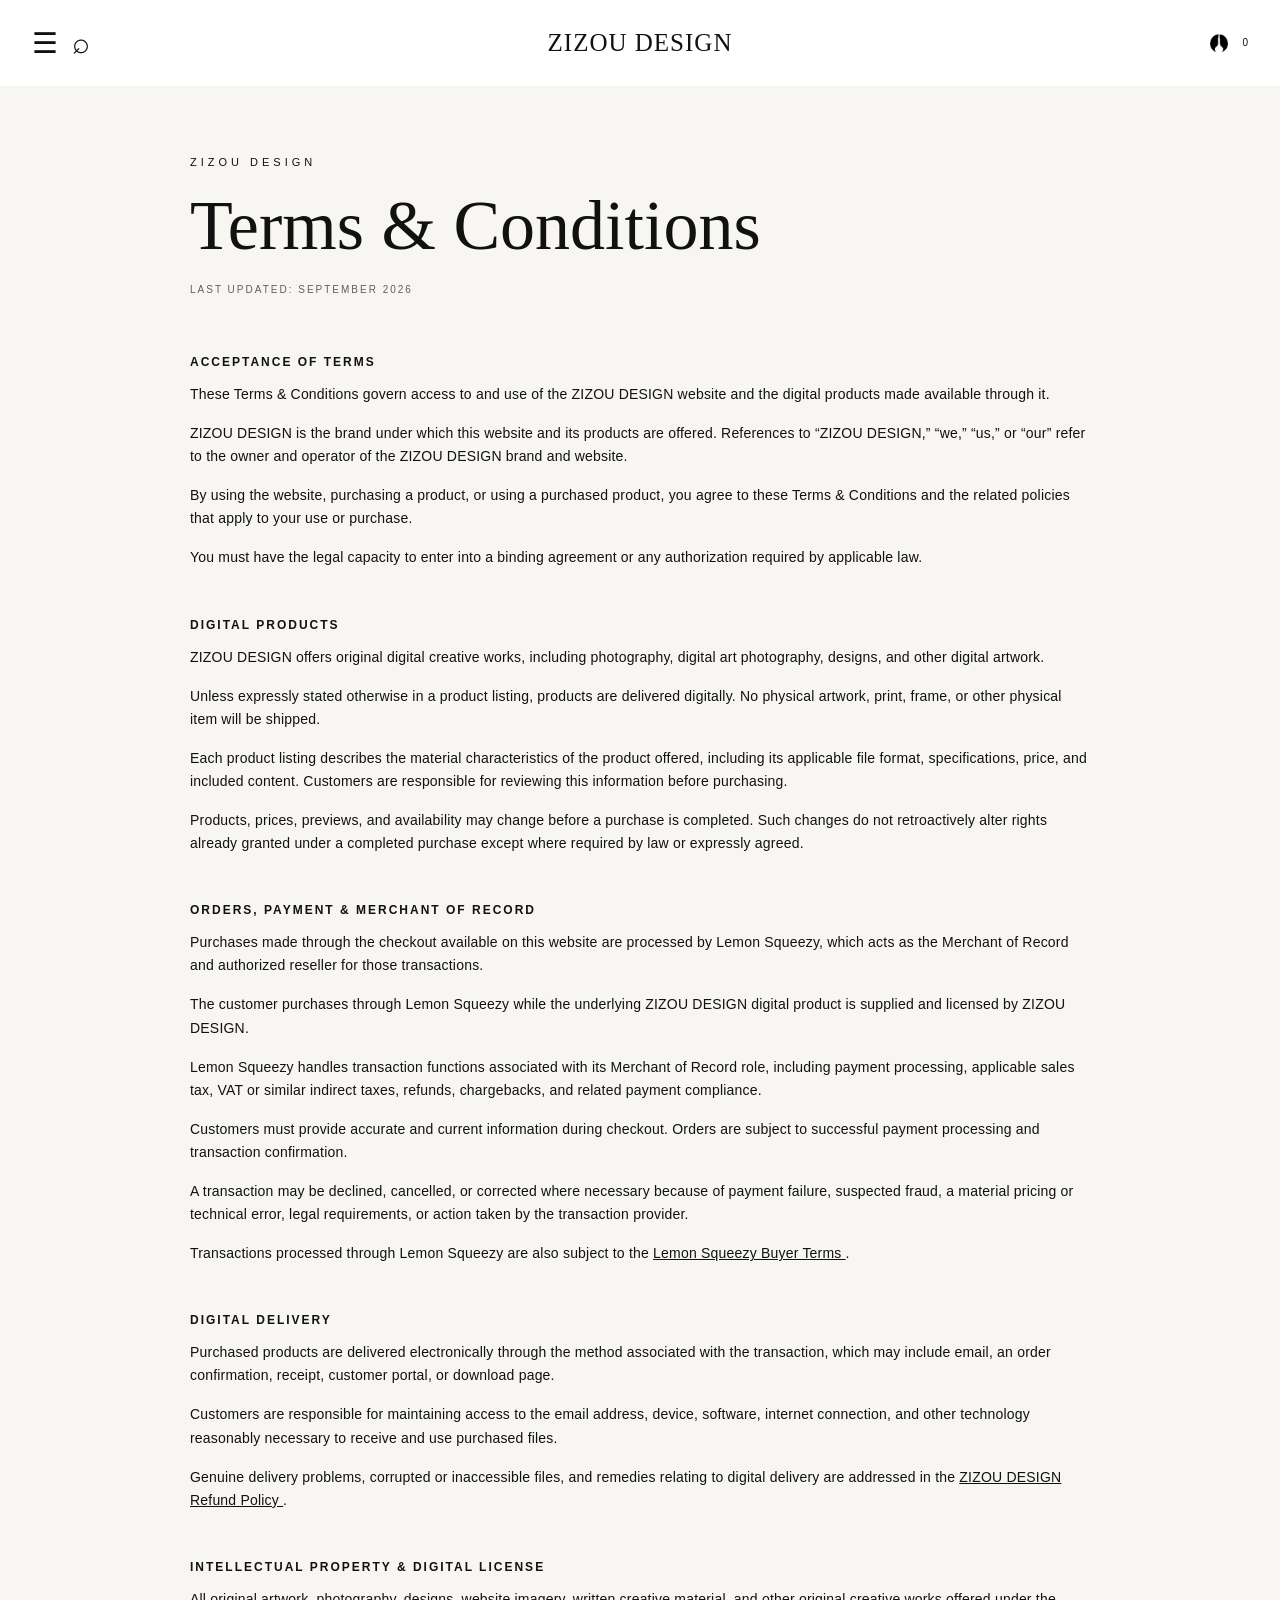
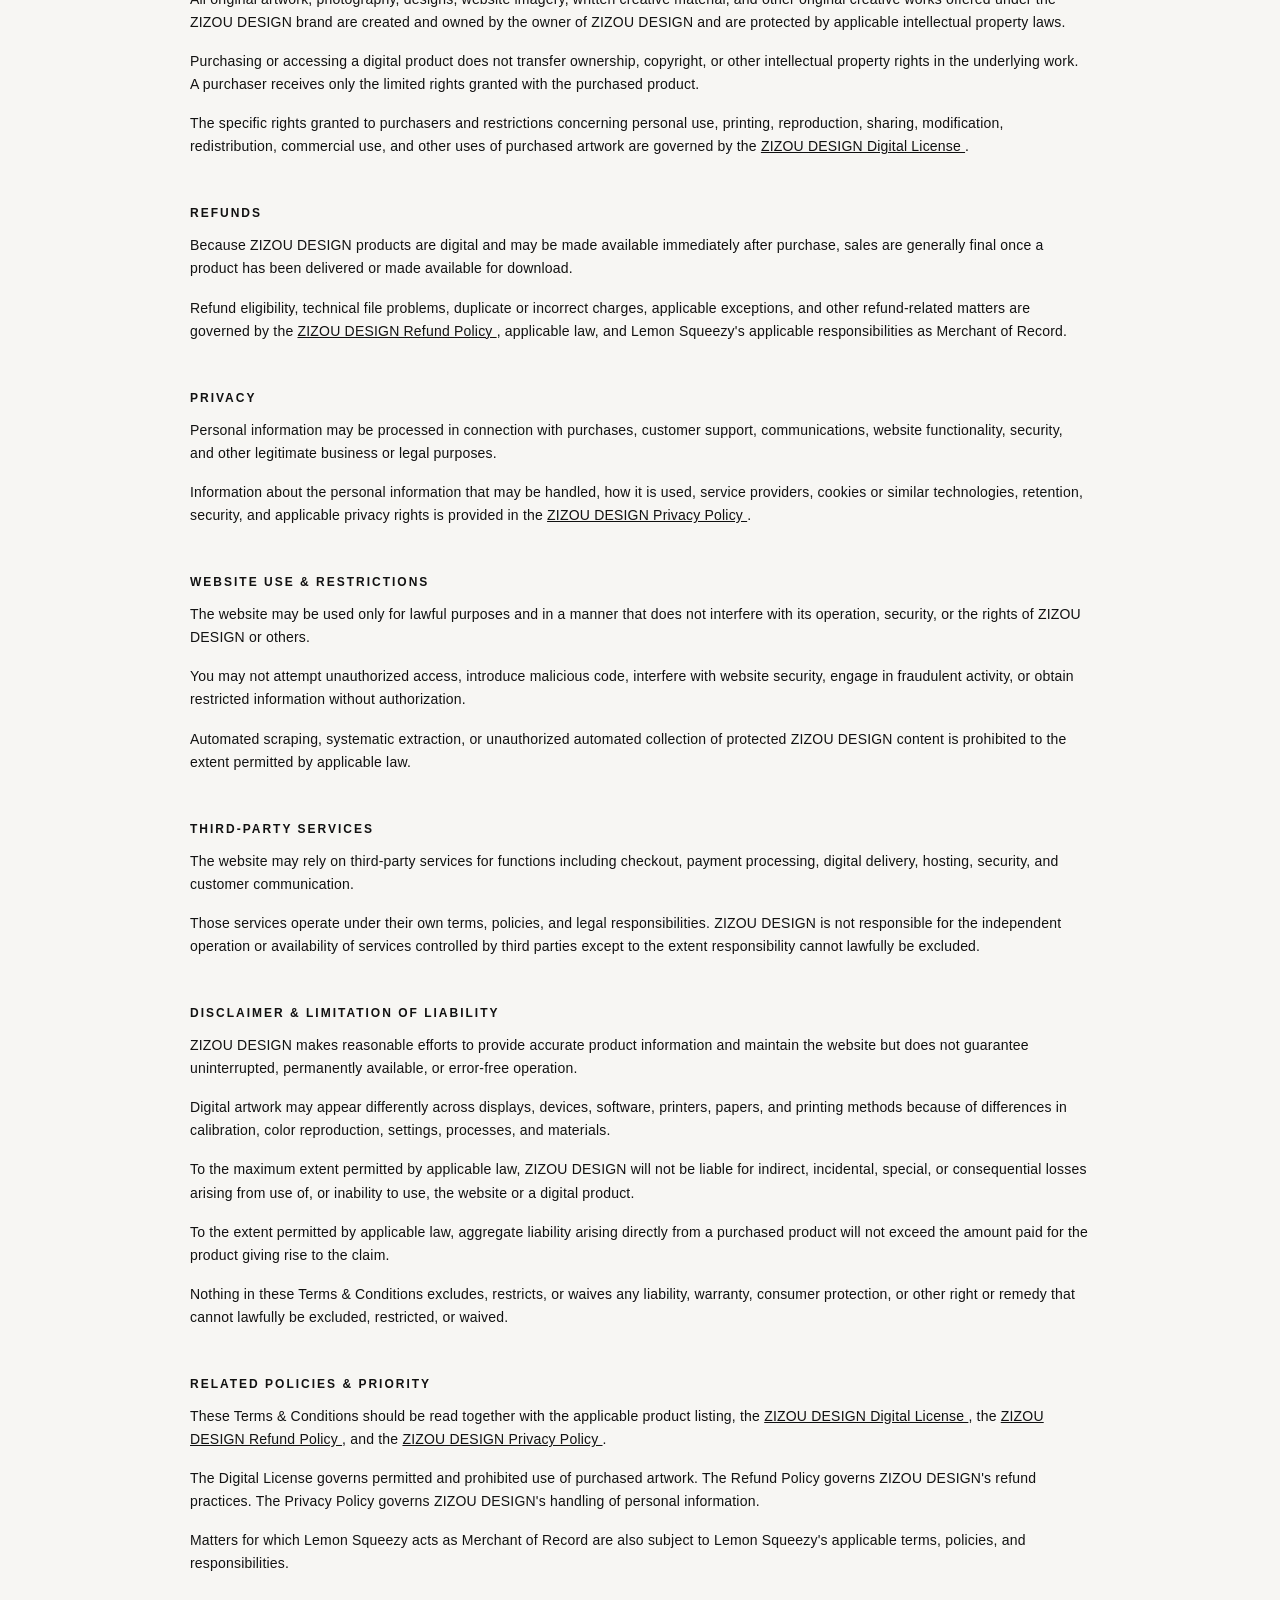
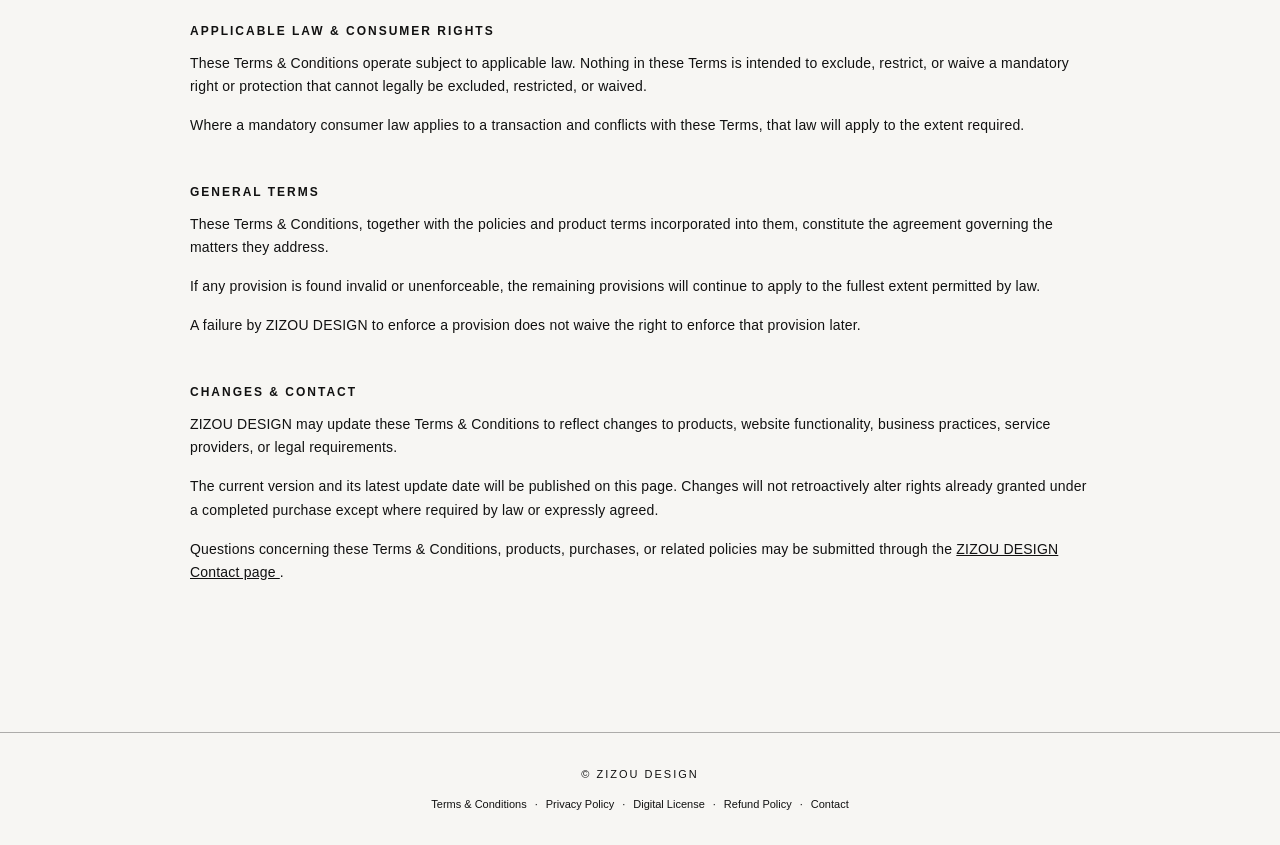
<file: terms.html>
<!DOCTYPE html>
<html lang="en">

<head>
    <meta charset="UTF-8">

    <meta
        name="viewport"
        content="width=device-width, initial-scale=1.0, viewport-fit=cover"
    >

    <title>Terms & Conditions | ZIZOU DESIGN</title>

    <link 
        rel="stylesheet" 
        href="style.css?v=6"
        >
        

<script src="site-nav.js?v=1"></script>
<script src="script.js?v=4"></script>
<script src="search.js?v=5"></script>
<script src="cart.js?v=6"></script>
        <script src="protection.js"></script>
        
</head>


<body class="legal-body">


    <!-- =========================
         NAVIGATION
    ========================== -->

    <header class="legal-nav">

        <a
            href="index.html"
            class="legal-back"
            aria-label="Back to homepage"
        >
            ←
        </a>

        <a
            href="index.html"
            class="legal-logo"
        >
            ZIZOU DESIGN
        </a>

        <div class="legal-nav-space"></div>

    </header>



    <!-- =========================
         TERMS & CONDITIONS
    ========================== -->

    <main class="legal-page">

        <p class="legal-label">
            ZIZOU DESIGN
        </p>

        <h1>
            Terms & Conditions
        </h1>

        <p class="legal-updated">
            LAST UPDATED: SEPTEMBER 2026
        </p>



        <!-- ACCEPTANCE -->

        <section class="legal-section">

            <h2>ACCEPTANCE OF TERMS</h2>

            <p>
                These Terms & Conditions govern access to and use
                of the ZIZOU DESIGN website and the digital
                products made available through it.
            </p>

            <p>
                ZIZOU DESIGN is the brand under which this website
                and its products are offered. References to
                “ZIZOU DESIGN,” “we,” “us,” or “our” refer to the
                owner and operator of the ZIZOU DESIGN brand and
                website.
            </p>

            <p>
                By using the website, purchasing a product, or
                using a purchased product, you agree to these
                Terms & Conditions and the related policies that
                apply to your use or purchase.
            </p>

            <p>
                You must have the legal capacity to enter into a
                binding agreement or any authorization required
                by applicable law.
            </p>

        </section>



        <!-- DIGITAL PRODUCTS -->

        <section class="legal-section">

            <h2>DIGITAL PRODUCTS</h2>

            <p>
                ZIZOU DESIGN offers original digital creative
                works, including photography, digital art
                photography, designs, and other digital artwork.
            </p>

            <p>
                Unless expressly stated otherwise in a product
                listing, products are delivered digitally.
                No physical artwork, print, frame, or other
                physical item will be shipped.
            </p>

            <p>
                Each product listing describes the material
                characteristics of the product offered, including
                its applicable file format, specifications, price,
                and included content. Customers are responsible
                for reviewing this information before purchasing.
            </p>

            <p>
                Products, prices, previews, and availability may
                change before a purchase is completed. Such
                changes do not retroactively alter rights already
                granted under a completed purchase except where
                required by law or expressly agreed.
            </p>

        </section>



        <!-- ORDERS & PAYMENT -->

        <section class="legal-section">

            <h2>ORDERS, PAYMENT & MERCHANT OF RECORD</h2>

            <p>
                Purchases made through the checkout available on
                this website are processed by Lemon Squeezy,
                which acts as the Merchant of Record and
                authorized reseller for those transactions.
            </p>

            <p>
                The customer purchases through Lemon Squeezy
                while the underlying ZIZOU DESIGN digital product
                is supplied and licensed by ZIZOU DESIGN.
            </p>

            <p>
                Lemon Squeezy handles transaction functions
                associated with its Merchant of Record role,
                including payment processing, applicable sales
                tax, VAT or similar indirect taxes, refunds,
                chargebacks, and related payment compliance.
            </p>

            <p>
                Customers must provide accurate and current
                information during checkout. Orders are subject
                to successful payment processing and transaction
                confirmation.
            </p>

            <p>
                A transaction may be declined, cancelled, or
                corrected where necessary because of payment
                failure, suspected fraud, a material pricing or
                technical error, legal requirements, or action
                taken by the transaction provider.
            </p>

            <p>
                Transactions processed through Lemon Squeezy are
                also subject to the
                <a
                    href="https://www.lemonsqueezy.com/buyer-terms"
                    target="_blank"
                    rel="noopener noreferrer"
                >
                    Lemon Squeezy Buyer Terms
                </a>.
            </p>

        </section>



        <!-- DIGITAL DELIVERY -->

        <section class="legal-section">

            <h2>DIGITAL DELIVERY</h2>

            <p>
                Purchased products are delivered electronically
                through the method associated with the transaction,
                which may include email, an order confirmation,
                receipt, customer portal, or download page.
            </p>

            <p>
                Customers are responsible for maintaining access
                to the email address, device, software, internet
                connection, and other technology reasonably
                necessary to receive and use purchased files.
            </p>

            <p>
                Genuine delivery problems, corrupted or
                inaccessible files, and remedies relating to
                digital delivery are addressed in the
                <a href="refund.html">
                    ZIZOU DESIGN Refund Policy
                </a>.
            </p>

        </section>



        <!-- INTELLECTUAL PROPERTY -->

        <section class="legal-section">

            <h2>INTELLECTUAL PROPERTY & DIGITAL LICENSE</h2>

            <p>
                All original artwork, photography, designs,
                website imagery, written creative material, and
                other original creative works offered under the
                ZIZOU DESIGN brand are created and owned by the
                owner of ZIZOU DESIGN and are protected by
                applicable intellectual property laws.
            </p>

            <p>
                Purchasing or accessing a digital product does
                not transfer ownership, copyright, or other
                intellectual property rights in the underlying
                work. A purchaser receives only the limited
                rights granted with the purchased product.
            </p>

            <p>
                The specific rights granted to purchasers and
                restrictions concerning personal use, printing,
                reproduction, sharing, modification,
                redistribution, commercial use, and other uses
                of purchased artwork are governed by the
                <a href="license.html">
                    ZIZOU DESIGN Digital License
                </a>.
            </p>

        </section>



        <!-- REFUNDS -->

        <section class="legal-section">

            <h2>REFUNDS</h2>

            <p>
                Because ZIZOU DESIGN products are digital and may
                be made available immediately after purchase,
                sales are generally final once a product has been
                delivered or made available for download.
            </p>

            <p>
                Refund eligibility, technical file problems,
                duplicate or incorrect charges, applicable
                exceptions, and other refund-related matters are
                governed by the
                <a href="refund.html">
                    ZIZOU DESIGN Refund Policy
                </a>,
                applicable law, and Lemon Squeezy's applicable
                responsibilities as Merchant of Record.
            </p>

        </section>



        <!-- PRIVACY -->

        <section class="legal-section">

            <h2>PRIVACY</h2>

            <p>
                Personal information may be processed in
                connection with purchases, customer support,
                communications, website functionality, security,
                and other legitimate business or legal purposes.
            </p>

            <p>
                Information about the personal information that
                may be handled, how it is used, service providers,
                cookies or similar technologies, retention,
                security, and applicable privacy rights is
                provided in the
                <a href="privacy.html">
                    ZIZOU DESIGN Privacy Policy
                </a>.
            </p>

        </section>



        <!-- WEBSITE USE -->

        <section class="legal-section">

            <h2>WEBSITE USE & RESTRICTIONS</h2>

            <p>
                The website may be used only for lawful purposes
                and in a manner that does not interfere with its
                operation, security, or the rights of ZIZOU DESIGN
                or others.
            </p>

            <p>
                You may not attempt unauthorized access, introduce
                malicious code, interfere with website security,
                engage in fraudulent activity, or obtain restricted
                information without authorization.
            </p>

            <p>
                Automated scraping, systematic extraction, or
                unauthorized automated collection of protected
                ZIZOU DESIGN content is prohibited to the extent
                permitted by applicable law.
            </p>

        </section>



        <!-- THIRD-PARTY SERVICES -->

        <section class="legal-section">

            <h2>THIRD-PARTY SERVICES</h2>

            <p>
                The website may rely on third-party services for
                functions including checkout, payment processing,
                digital delivery, hosting, security, and customer
                communication.
            </p>

            <p>
                Those services operate under their own terms,
                policies, and legal responsibilities. ZIZOU DESIGN
                is not responsible for the independent operation
                or availability of services controlled by third
                parties except to the extent responsibility cannot
                lawfully be excluded.
            </p>

        </section>



        <!-- DISCLAIMER & LIABILITY -->

        <section class="legal-section">

            <h2>DISCLAIMER & LIMITATION OF LIABILITY</h2>

            <p>
                ZIZOU DESIGN makes reasonable efforts to provide
                accurate product information and maintain the
                website but does not guarantee uninterrupted,
                permanently available, or error-free operation.
            </p>

            <p>
                Digital artwork may appear differently across
                displays, devices, software, printers, papers,
                and printing methods because of differences in
                calibration, color reproduction, settings,
                processes, and materials.
            </p>

            <p>
                To the maximum extent permitted by applicable
                law, ZIZOU DESIGN will not be liable for indirect,
                incidental, special, or consequential losses
                arising from use of, or inability to use, the
                website or a digital product.
            </p>

            <p>
                To the extent permitted by applicable law,
                aggregate liability arising directly from a
                purchased product will not exceed the amount paid
                for the product giving rise to the claim.
            </p>

            <p>
                Nothing in these Terms & Conditions excludes,
                restricts, or waives any liability, warranty,
                consumer protection, or other right or remedy
                that cannot lawfully be excluded, restricted,
                or waived.
            </p>

        </section>



        <!-- RELATED POLICIES -->

        <section class="legal-section">

            <h2>RELATED POLICIES & PRIORITY</h2>

            <p>
                These Terms & Conditions should be read together
                with the applicable product listing, the
                <a href="license.html">
                    ZIZOU DESIGN Digital License
                </a>,
                the
                <a href="refund.html">
                    ZIZOU DESIGN Refund Policy
                </a>,
                and the
                <a href="privacy.html">
                    ZIZOU DESIGN Privacy Policy
                </a>.
            </p>

            <p>
                The Digital License governs permitted and
                prohibited use of purchased artwork. The Refund
                Policy governs ZIZOU DESIGN's refund practices.
                The Privacy Policy governs ZIZOU DESIGN's handling
                of personal information.
            </p>

            <p>
                Matters for which Lemon Squeezy acts as Merchant
                of Record are also subject to Lemon Squeezy's
                applicable terms, policies, and responsibilities.
            </p>

        </section>



        <!-- APPLICABLE LAW -->

        <section class="legal-section">

            <h2>APPLICABLE LAW & CONSUMER RIGHTS</h2>

            <p>
                These Terms & Conditions operate subject to
                applicable law. Nothing in these Terms is intended
                to exclude, restrict, or waive a mandatory right
                or protection that cannot legally be excluded,
                restricted, or waived.
            </p>

            <p>
                Where a mandatory consumer law applies to a
                transaction and conflicts with these Terms, that
                law will apply to the extent required.
            </p>

        </section>



        <!-- GENERAL TERMS -->

        <section class="legal-section">

            <h2>GENERAL TERMS</h2>

            <p>
                These Terms & Conditions, together with the
                policies and product terms incorporated into them,
                constitute the agreement governing the matters
                they address.
            </p>

            <p>
                If any provision is found invalid or
                unenforceable, the remaining provisions will
                continue to apply to the fullest extent permitted
                by law.
            </p>

            <p>
                A failure by ZIZOU DESIGN to enforce a provision
                does not waive the right to enforce that provision
                later.
            </p>

        </section>



        <!-- CHANGES & CONTACT -->

        <section class="legal-section">

            <h2>CHANGES & CONTACT</h2>

            <p>
                ZIZOU DESIGN may update these Terms & Conditions
                to reflect changes to products, website
                functionality, business practices, service
                providers, or legal requirements.
            </p>

            <p>
                The current version and its latest update date
                will be published on this page. Changes will not
                retroactively alter rights already granted under
                a completed purchase except where required by law
                or expressly agreed.
            </p>

            <p>
                Questions concerning these Terms & Conditions,
                products, purchases, or related policies may be
                submitted through the
                <a href="contact.html">
                    ZIZOU DESIGN Contact page
                </a>.
            </p>

        </section>

    </main>



    <!-- =========================
         FOOTER
    ========================== -->

    <footer class="site-footer">

        <p>© ZIZOU DESIGN</p>

        <div class="footer-links">

            <a href="terms.html">
                Terms & Conditions
            </a>

            <span>·</span>

            <a href="privacy.html">
                Privacy Policy
            </a>

            <span>·</span>

            <a href="license.html">
                Digital License
            </a>

            <span>·</span>

            <a href="refund.html">
                Refund Policy
            </a>

            <span>·</span>

            <a href="contact.html">
                Contact
            </a>

        </div>

    </footer>



    <!-- =========================
         PRODUCTS
    ========================== -->

    <script
        src="https://assets.lemonsqueezy.com/lemon.js"
        defer
    ></script>


</body>

</html>
</file>
<file: style.css>
/* =========================================================
   ZIZOU DESIGN
   STYLE.CSS

   01. GLOBAL
   02. ARTWORK PROTECTION
   03. HOMEPAGE
   04. SIDE MENU
   04A. SHARED NAVIGATION
   04B. SEARCH
   05. COLLECTION PAGES — SHARED
   06. SUMMERTIDE
   07. SEA OF SEES
   08. ARTWORK LIGHTBOX
   08A. PRODUCT DETAILS
   08B. SIZE GUIDE
   09. ARTWORK TRANSITIONS
   10. ABOUT
   11. LEGAL
   12. CONTACT
   13. FOOTER
   14. SHOPPING BAG
   15. MOBILE — IPHONE
   16. TABLET / DESKTOP
   17. NAVBAR SAFETY

   NOTE:

   Interaction-based image protection belongs in protection.js:
   - Right-click protection
   - Drag protection
   - Long-press protection
   - Zoom protection
   - Selection protection
   - Print protection

   Visual artwork protection belongs here in STYLE.CSS.

   HOMEPAGE + COLLECTION:
   The protection effect covers the artwork preview.

   LIGHTBOX / GALLERY:
   JavaScript controls the protected artwork region.
========================================================= */


/* =========================================================
   01. GLOBAL RESET
========================================================= */

* {
    margin: 0;
    padding: 0;
    box-sizing: border-box;
}

html {
    width: 100%;
    max-width: 100%;

    scroll-behavior: smooth;

    -webkit-text-size-adjust: 100%;
    text-size-adjust: 100%;
}

body {
    width: 100%;
    max-width: 100%;

    margin: 0;

    min-height: 100%;

    overflow-x: hidden;

    background: #ffffff;
    color: #111111;

    font-family:
        Arial,
        Helvetica,
        sans-serif;
}


/* =========================================================
   01. GLOBAL — PANEL MOTION
========================================================= */

:root {
    --panel-slide-duration: 0.95s;
    --panel-fade-duration: 0.70s;

    --panel-ease:
        cubic-bezier(
            0.4,
            0,
            0.2,
            1
        );

    --protection-light:
        rgba(
            255,
            255,
            255,
            0.03
        );

    --protection-dark:
        rgba(
            0,
            0,
            0,
            0.03
        );

    --protection-dot:
        rgba(
            255,
            255,
            255,
            0.03
        );
}


/* =========================================================
   02. ARTWORK PROTECTION — PROTECTED SURFACES
========================================================= */

.protected-home-image,
.protected-collection-image,
.protected-lightbox-image {
    position: relative;

    isolation: isolate;

    overflow: hidden;
}


/* =========================================================
   02. ARTWORK PROTECTION — SOFT BLUR
========================================================= */

.protected-home-image::before,
.protected-collection-image::before,
.protected-lightbox-image::before {
    content: "";

    position: absolute;

    inset: 0;

    z-index: 2;

    pointer-events: none;

    background:
        rgba(
            255,
            255,
            255,
            0.01
        );

    backdrop-filter:
        blur(0.4px);

    -webkit-backdrop-filter:
        blur(0.4px);
}


/* =========================================================
   PROPORTIONS GUIDE — SOFT BLUR
========================================================= */

.proportions-guide-frame::before {
    content: "";

    position: absolute;
    inset: 0;

    z-index: 2;

    pointer-events: none;

    background:
        rgba(
            255,
            255,
            255,
            0.01
        );

    backdrop-filter:
        blur(0.3px);

    -webkit-backdrop-filter:
        blur(0.3px);

    clip-path:
        polygon(
            1.6% 8.0%,
            98.3% 8.0%,
            98.3% 88.2%,
            1.6% 88.2%
        );

    -webkit-clip-path:
        polygon(
            1.6% 8.0%,
            98.3% 8.0%,
            98.3% 88.2%,
            1.6% 88.2%
        );
}

/* =========================================================
   02. ARTWORK PROTECTION — LIGHTBOX MASK
========================================================= */

.protected-lightbox-image::before,
.protected-lightbox-image::after {
    clip-path:
        var(
            --protect-shape,
            polygon(
                0 0,
                0 0,
                0 0,
                0 0
            )
        );
}


/* =========================================================
   03. HOMEPAGE — HERO
========================================================= */

.hero {
    position: relative;

    width: 100%;

    height: 100vh;
    height: 100svh;

    overflow: hidden;

    background: #111111;
}

.hero-image,
.hero-video {
    position: absolute;

    inset: 0;

    display: block;

    width: 100%;
    height: 100%;

    object-fit: cover;
    object-position: center;
}

.hero-play {
    position: absolute;

    top: 50%;
    left: 50%;

    z-index: 9;

    width: 34px;
    height: 34px;

    padding: 0;

    border: none;

    background: transparent;

    transform:
        translate(
            -50%,
            -50%
        );

    cursor: pointer;

    display: none;
}

.hero-play::before {
    content: "";

    display: block;

    width: 0;
    height: 0;

    margin: auto;

    border-top:
        8px solid
        transparent;

    border-bottom:
        8px solid
        transparent;

    border-left:
        12px solid
        #ffffff;
}

.hero-play.show {
    display: block;
}

.hero::after {
    content: "";

    position: absolute;

    inset: 0;

    background:
        linear-gradient(
            to bottom,
            rgba(
                0,
                0,
                0,
                0.28
            )
            0%,

            rgba(
                0,
                0,
                0,
                0.05
            )
            25%,

            rgba(
                0,
                0,
                0,
                0
            )
            55%,

            rgba(
                0,
                0,
                0,
                0.25
            )
            100%
        );

    pointer-events: none;
}


/* =========================================================
   03. HOMEPAGE — NAVIGATION
========================================================= */

.navbar {
    position: absolute;

    top: 0;
    left: 0;

    width: 100%;

    z-index: 10;

    display: grid;

    grid-template-columns:
        1fr
        auto
        1fr;

    align-items: center;

    padding:
        max(
            28px,
            env(safe-area-inset-top)
        )
        28px
        0;
}

.nav-left {
    display: flex;

    align-items: center;

    gap: 20px;

    justify-self: start;
}

.nav-right {
    display: flex;

    align-items: center;

    justify-self: end;
}

.logo {
    justify-self: center;

    color: #ffffff;

    text-decoration: none;

    font-family:
        "Times New Roman",
        Times,
        serif;

    font-size: 30px;

    font-weight: 400;

    letter-spacing: 1px;

    white-space: nowrap;
}

.icon-button,
.bag-button {
    appearance: none;
    -webkit-appearance: none;

    border: none;

    background: transparent;

    color: #ffffff;

    cursor: pointer;

    padding: 0;

    line-height: 1;
}

.menu-button {
    font-size: 32px;

    font-weight: 200;
}

.search-button {
    font-size: 34px;
}

.bag-button {
    display: flex;

    align-items: center;
    justify-content: center;

    gap: 5px;

    font-size: 35px;
}


/* =========================================================
   03. HOMEPAGE — VIEW COLLECTION BUTTON
========================================================= */

.collection-button {
    position: absolute;

    z-index: 10;

    left: 50%;

    bottom:
        calc(
            6%
            +
            env(safe-area-inset-bottom)
        );

    transform:
        translateX(-50%);

    width:
        min(
            76%,
            550px
        );

    padding: 20px;

    border:
        1px solid
        rgba(
            255,
            255,
            255,
            0.9
        );

    color: #ffffff;

    text-align: center;

    text-decoration: none;

    font-size: 14px;

    letter-spacing: 4px;

    background:
        rgba(
            0,
            0,
            0,
            0.08
        );

    transition:
        background
        0.25s
        ease,

        color
        0.25s
        ease;
}

.collection-button:hover {
    background: #ffffff;

    color: #000000;
}


/* =========================================================
   03. HOMEPAGE — COLLECTION
========================================================= */

.collection {
    width: 100%;

    background: #ffffff;

    padding:
        70px
        5%
        100px;
}

.collection-brand {
    margin-bottom: 20px;

    font-size: 13px;

    letter-spacing: 5px;
}

.collection h1 {
    margin-bottom: 50px;

    font-family:
        "Times New Roman",
        Times,
        serif;

    font-size:
        clamp(
            42px,
            7vw,
            72px
        );

    font-weight: 400;
}

.collection-grid {
    display: grid;

    grid-template-columns:
        repeat(
            2,
            1fr
        );

    gap:
        40px
        22px;
}

.artwork-link {
    display: block;

    width: 100%;

    aspect-ratio:
        4 / 5;

    overflow: hidden;

    text-decoration: none;

    color: inherit;
}

.artwork-link img {
    display: block;

    width: 100%;
    height: 100%;

    object-fit: cover;
}

.protected-home-image {
    display: block;

    width: 100%;
    height: 100%;

    background-size: cover;
    background-position: center;
    background-repeat: no-repeat;
}

.artwork img {
    display: block;

    width: 100%;

    aspect-ratio:
        4 / 5;

    object-fit: cover;
}

.artwork h2 {
    margin-top: 14px;

    font-size: 17px;

    font-weight: 400;
}

.artwork p {
    margin-top: 8px;

    font-size: 16px;
}


/* =========================================================
   03. HOMEPAGE — VIEW FULL COLLECTION
========================================================= */

.view-more {
    margin-top: 55px;

    text-align: center;
}

.view-more a {
    display: inline-block;

    padding:
        17px
        34px;

    border:
        1px solid
        #111111;

    color: #111111;

    text-decoration: none;

    font-size: 12px;

    letter-spacing: 3px;

    transition:
        background
        0.25s
        ease,

        color
        0.25s
        ease;
}

.view-more a:hover {
    background: #111111;

    color: #ffffff;
}


/* =========================================================
   04. SIDE MENU — PANEL
========================================================= */

.side-menu {
    position: fixed;

    top: 0;
    right: 0;
    left: auto;

    width: 100%;

    height: 100vh;
    height: 100dvh;

    background:
        rgba(
            17,
            17,
            17,
            0.90
        );

    color: #ffffff;

    padding: 35px;

    z-index: 12000;

    overflow-y: auto;
    overflow-x: hidden;

    transform:
        translate3d(
            100%,
            0,
            0
        );

    opacity: 0;

    visibility: hidden;

    pointer-events: none;

    backdrop-filter:
        blur(15px);

    -webkit-backdrop-filter:
        blur(15px);

    backface-visibility: hidden;

    -webkit-backface-visibility: hidden;

    will-change:
        transform,
        opacity;

    transition:
        transform
        var(--panel-slide-duration)
        var(--panel-ease),

        opacity
        var(--panel-fade-duration)
        ease-in-out,

        visibility
        var(--panel-slide-duration)
        step-end;
}

.side-menu.open {
    transform:
        translate3d(
            0,
            0,
            0
        );

    opacity: 1;

    visibility: visible;

    pointer-events: auto;

    transition:
        transform
        var(--panel-slide-duration)
        var(--panel-ease),

        opacity
        var(--panel-fade-duration)
        ease-in-out,

        visibility
        0s;
}

body.menu-open {
    overflow: hidden;
}


/* =========================================================
   04. SIDE MENU — OLD CLOSE BUTTON
========================================================= */

.close-menu {
    display: none;
}


/* =========================================================
   04. SIDE MENU — MENU ICON BECOMES X
========================================================= */

.menu-button {
    position: relative;

    display: flex;

    align-items: center;

    justify-content: center;
}

body.menu-open
.navbar {
    z-index: 13001;
}

body.menu-open
.menu-button {
    z-index: 13002;
}

.menu-button-active {
    position: relative;

    color:
        transparent !important;
}

.menu-button-active svg {
    opacity: 0;
}

.menu-button-active::before,
.menu-button-active::after {
    content: "";

    position: absolute;

    top:
        calc(
            50%
            +
            3.5px
        );

    left: 50%;

    width: 20px;

    height: 1.6px;

    background: #ffffff;

    border-radius: 1px;

    transform-origin: center;

    pointer-events: none;
}

.menu-button-active::before {
    transform:
        translate(
            -50%,
            -50%
        )
        rotate(
            45deg
        );
}

.menu-button-active::after {
    transform:
        translate(
            -50%,
            -50%
        )
        rotate(
            -45deg
        );
}


/* =========================================================
   04. SIDE MENU — NAVIGATION
========================================================= */

.menu-nav {
    display: flex;

    flex-direction: column;

    gap: 28px;

    margin-top: 70px;
}

.menu-nav > a,
.dropdown-button {
    color: #ffffff;

    text-decoration: none;

    font-family:
        Georgia,
        "Times New Roman",
        serif;

    font-size: 30px;

    font-weight: 400;
}


/* =========================================================
   04. SIDE MENU — COLLECTION DROPDOWN
========================================================= */

.dropdown-button {
    width: 100%;

    padding: 0;

    border: none;

    background: transparent;

    display: flex;

    justify-content: space-between;

    align-items: center;

    cursor: pointer;

    text-align: left;
}

.dropdown-content {
    display: flex;

    flex-direction: column;

    gap: 8px;

    max-height: 0;

    overflow: hidden;

    opacity: 0;

    visibility: hidden;

    pointer-events: none;

    padding:
        0
        0
        0
        20px;

    transition:
        max-height
        0.3s
        ease,

        opacity
        0.25s
        ease,

        padding-top
        0.3s
        ease;
}

.dropdown-content.open {
    max-height: 120px;

    opacity: 1;

    visibility: visible;

    pointer-events: auto;

    padding-top: 18px;
}

.dropdown-content a {
    display: block;

    color:
        rgba(
            255,
            255,
            255,
            0.7
        );

    text-decoration: none;

    font-family:
        Arial,
        Helvetica,
        sans-serif;

    font-size: 15px;

    letter-spacing: 1px;
}


/* =========================================================
   04A. SHARED NAVIGATION — INTERNAL PAGES
========================================================= */

.shared-page-navbar {
    position: relative;

    top: auto;
    right: auto;
    bottom: auto;
    left: auto;

    width: 100%;

    z-index: 10;

    background: #ffffff;

    padding:
        max(
            28px,
            env(safe-area-inset-top)
        )
        28px
        28px;
}

.shared-page-navbar
.logo,

.shared-page-navbar
.icon-button,

.shared-page-navbar
.bag-button {
    color: #111111;
}


/* =========================================================
   04A. SHARED NAVIGATION — MENU OPEN
========================================================= */

body.menu-open
.shared-page-navbar {
    background: transparent;
}

body.menu-open
.shared-page-navbar
.logo,

body.menu-open
.shared-page-navbar
.search-button,

body.menu-open
.shared-page-navbar
.bag-button {
    color: #ffffff;
}

body.menu-open
.shared-page-navbar
.bag-logo {
    filter: invert(1);
}


/* =========================================================
   04A. SHARED NAVIGATION — SEARCH OPEN
========================================================= */

body.search-open
.shared-page-navbar {
    background: transparent;
}

body.search-open
.shared-page-navbar
.logo,

body.search-open
.shared-page-navbar
.menu-button,

body.search-open
.shared-page-navbar
.search-button,

body.search-open
.shared-page-navbar
.bag-button {
    color: #111111;
}

body.search-open
.shared-page-navbar
.bag-logo {
    filter: none;
}


/* =========================================================
   04B. SEARCH — PANEL
========================================================= */

.search-overlay {
    position: fixed;

    inset: 0;

    z-index: 12000;

    width: 100%;

    height: 100vh;
    height: 100dvh;

    background: #ffffff;

    color: #111111;

    overflow-y: auto;
    overflow-x: hidden;

    transform:
        translate3d(
            100%,
            0,
            0
        );

    opacity: 0;

    visibility: hidden;

    pointer-events: none;

    backface-visibility: hidden;

    -webkit-backface-visibility: hidden;

    will-change:
        transform,
        opacity;

    transition:
        transform
        var(--panel-slide-duration)
        var(--panel-ease),

        opacity
        var(--panel-fade-duration)
        ease-in-out,

        visibility
        var(--panel-slide-duration)
        step-end;
}

.search-overlay.open {
    transform:
        translate3d(
            0,
            0,
            0
        );

    opacity: 1;

    visibility: visible;

    pointer-events: auto;

    transition:
        transform
        var(--panel-slide-duration)
        var(--panel-ease),

        opacity
        var(--panel-fade-duration)
        ease-in-out,

        visibility
        0s;
}


/* =========================================================
   04B. SEARCH — ORIGINAL NAVBAR
========================================================= */

body.search-open
.navbar {
    z-index: 13001;
}

body.search-open
.logo,

body.search-open
.menu-button,

body.search-open
.search-button,

body.search-open
.bag-button {
    color: #111111;
}


/* =========================================================
   04B. SEARCH — SEARCH ICON BECOMES X
========================================================= */

.search-button {
    position: relative;

    display: flex;

    align-items: center;

    justify-content: center;
}

body.search-open
.search-button {
    z-index: 13002;
}

.search-button-active {
    position: relative;

    color:
        transparent !important;
}

.search-button-active svg {
    opacity: 0;
}

.search-button-active::before,
.search-button-active::after {
    content: "";

    position: absolute;

    top:
        calc(
            50%
            +
            3.5px
        );

    left: 50%;

    width: 20px;

    height: 1.6px;

    background: #111111;

    border-radius: 1px;

    transform-origin: center;

    pointer-events: none;
}

.search-button-active::before {
    transform:
        translate(
            -50%,
            -50%
        )
        rotate(
            45deg
        );
}

.search-button-active::after {
    transform:
        translate(
            -50%,
            -50%
        )
        rotate(
            -45deg
        );
}


/* =========================================================
   04B. SEARCH — PANEL CONTENT
========================================================= */

.search-panel {
    width: 100%;

    min-height: 100vh;
    min-height: 100dvh;

    padding:
        max(
            145px,
            calc(
                env(safe-area-inset-top)
                +
                105px
            )
        )
        4%
        80px;
}


/* =========================================================
   04B. SEARCH — INPUT
========================================================= */

.search-input-row {
    display: flex;

    align-items: center;

    gap: 15px;

    width: 100%;

    padding:
        0
        0
        16px;

    border-bottom:
        1px solid
        rgba(
            17,
            17,
            17,
            0.25
        );
}

.search-input-icon {
    flex-shrink: 0;

    width: 30px;
    height: 30px;

    fill: none;

    stroke: #111111;

    stroke-width: 1.7;

    stroke-linecap: round;
}

.site-search-input {
    width: 100%;

    padding: 0;

    border: none;

    outline: none;

    background: transparent;

    color: #111111;

    font-family:
        Arial,
        Helvetica,
        sans-serif;

    font-size: 22px;

    font-weight: 400;

    line-height: 1.2;

    appearance: none;

    -webkit-appearance: none;
}


/* =========================================================
   04B. SEARCH — REMOVE BROWSER CONTROLS
========================================================= */

.site-search-input::-webkit-search-decoration,
.site-search-input::-webkit-search-cancel-button,
.site-search-input::-webkit-search-results-button,
.site-search-input::-webkit-search-results-decoration {
    -webkit-appearance: none;
}


/* =========================================================
   04B. SEARCH — RESULTS
========================================================= */

.site-search-results {
    width: 100%;

    margin-top: 25px;
}

.search-result {
    display: block;

    width: 100%;

    padding:
        20px
        0;

    border-bottom:
        1px solid
        rgba(
            17,
            17,
            17,
            0.12
        );

    color: #111111;

    text-decoration: none;
}

.search-result-type {
    display: block;

    margin-bottom: 6px;

    font-family:
        Arial,
        Helvetica,
        sans-serif;

    font-size: 9px;

    letter-spacing: 2px;

    text-transform: uppercase;

    opacity: 0.5;
}

.search-result-title {
    display: block;

    font-family:
        Georgia,
        "Times New Roman",
        serif;

    font-size: 21px;

    font-weight: 400;

    line-height: 1.25;
}

.search-no-results {
    padding:
        24px
        0;

    font-size: 13px;

    opacity: 0.55;
}


/* =========================================================
   05. COLLECTION PAGES — SHARED NAVIGATION
========================================================= */

.collection-page-nav {
    position: relative;

    z-index: 1;

    display: grid;

    grid-template-columns:
        1fr
        auto
        1fr;

    align-items: center;

    padding:
        28px
        6%;

    background:
        rgba(
            255,
            255,
            255,
            0.82
        );

    backdrop-filter:
        blur(8px);

    -webkit-backdrop-filter:
        blur(8px);
}

.back-link {
    justify-self: start;

    color: #111111;

    text-decoration: none;

    font-size: 30px;
}

.collection-page-logo {
    justify-self: center;

    color: #111111;

    text-decoration: none;

    font-family:
        Georgia,
        "Times New Roman",
        serif;

    font-size: 26px;

    letter-spacing: 1px;

    white-space: nowrap;
}

.collection-page-spacer {
    justify-self: end;
}


/* =========================================================
   06. SUMMERTIDE — CINEMATIC INTRO
========================================================= */

body.summertide-intro-active {
    overflow: hidden;
}

.summertide-intro {
    position: fixed;

    inset: 0;

    width: 100%;

    height: 100vh;
    height: 100svh;

    z-index: 20000;

    overflow: hidden;

    background: #111111;

    pointer-events: none;

    opacity: 1;

    transition:
        opacity
        1.8s
        cubic-bezier(
            0.16,
            1,
            0.3,
            1
        );
}

.summertide-intro-image {
    position: absolute;

    inset: 0;

    width: 100%;
    height: 100%;

    background-size: cover;
    background-position: center;
    background-repeat: no-repeat;

    opacity: 0;

    transform:
        scale(1.07);

    filter:
        blur(4px);

    transition:
        opacity
        1.6s
        cubic-bezier(
            0.16,
            1,
            0.3,
            1
        ),

        transform
        4.8s
        cubic-bezier(
            0.16,
            1,
            0.3,
            1
        ),

        filter
        1.8s
        ease;
}

.summertide-intro.is-visible
.summertide-intro-image {
    opacity: 1;

    transform:
        scale(1.015);

    filter:
        blur(0);
}

.summertide-intro.is-leaving {
    opacity: 0;
}

.summertide-intro.is-leaving
.summertide-intro-image {
    transform:
        scale(1);

    filter:
        blur(1px);
}


/* =========================================================
   06. SUMMERTIDE — PERMANENT BACKGROUND
========================================================= */

.summertide-background {
    position: fixed;

    inset: 0;

    width: 100%;

    height: 100vh;
    height: 100dvh;

    background:
        linear-gradient(
            rgba(
                255,
                255,
                255,
                0.76
            ),
            rgba(
                255,
                255,
                255,
                0.76
            )
        ),
        url(
            "images/IMG_2322.jpeg"
        );

    background-size: cover;
    background-position: center;
    background-repeat: no-repeat;

    z-index: 0;

    pointer-events: none;
}


/* =========================================================
   06. SUMMERTIDE — COLLECTION PAGE
========================================================= */

.collection-page {
    position: relative;

    z-index: 1;

    background: transparent;

    padding:
        60px
        6%
        100px;
}

.collection-page-label {
    margin-bottom: 18px;

    font-size: 12px;

    letter-spacing: 5px;
}

.collection-page h1 {
    margin-bottom: 55px;

    font-family:
        Georgia,
        "Times New Roman",
        serif;

    font-size:
        clamp(
            48px,
            9vw,
            84px
        );

    font-weight: 400;
}


/* =========================================================
   06. SUMMERTIDE — COLLECTION GRID
========================================================= */

.full-collection-grid {
    display: grid;

    grid-template-columns:
        repeat(
            2,
            1fr
        );

    gap:
        42px
        18px;
}

.collection-product {
    width: 100%;
}

.collection-item {
    display: block;

    width: 100%;

    padding: 0;

    border: none;

    background: transparent;

    text-align: left;

    cursor: pointer;
}

.protected-collection-image {
    display: block;

    width: 100%;

    aspect-ratio:
        4 / 5;

    background-size: cover;
    background-position: center;
    background-repeat: no-repeat;
}

.product-info {
    padding-top: 14px;
}

.product-title {
    font-size: 16px;

    font-weight: 400;

    line-height: 1.3;
}

.product-price {
    margin-top: 5px;

    font-size: 14px;

    line-height: 1.3;
}

.collection-product
.add-to-bag {
    display: none;
}


/* =========================================================
   07. SEA OF SEES — CINEMATIC INTRO
========================================================= */

body.sea-intro-active {
    overflow: hidden;
}

.sea-intro {
    position: fixed;

    inset: 0;

    width: 100%;

    height: 100vh;
    height: 100svh;

    z-index: 20000;

    overflow: hidden;

    background: #111111;

    pointer-events: none;

    opacity: 1;

    transition:
        opacity
        1.8s
        cubic-bezier(
            0.16,
            1,
            0.3,
            1
        );
}


/* =========================================================
   07. SEA OF SEES — INTRO COVER
========================================================= */

.sea-intro-image {
    position: absolute;

    inset: 0;

    width: 100%;
    height: 100%;

    background-image:
        url(
            "images/sea of sees cover art.PNG"
        );

    background-size: cover;
    background-position: center;
    background-repeat: no-repeat;

    opacity: 0;

    transform:
        scale(1);

    filter:
        blur(4px);

    transition:
        opacity
        1.6s
        cubic-bezier(
            0.16,
            1,
            0.3,
            1
        ),

        filter
        1.8s
        ease;
}

.sea-intro.is-visible
.sea-intro-image {
    opacity: 1;

    transform:
        scale(1);

    filter:
        blur(0);
}

.sea-intro.is-leaving {
    opacity: 0;
}

.sea-intro.is-leaving
.sea-intro-image {
    transform:
        scale(1);

    filter:
        blur(1px);
}


/* =========================================================
   07. SEA OF SEES — PAGE
========================================================= */

.sea-of-sees-body {
    min-height: 100%;

    background: #091014;

    color: #ffffff;
}


/* =========================================================
   07. SEA OF SEES — PERMANENT BACKGROUND
========================================================= */

.sea-of-sees-background {
    position: fixed;

    inset: 0;

    width: 100%;

    height: 100vh;
    height: 100dvh;

    background-color: #091014;

    background-image:
        linear-gradient(
            rgba(
                0,
                0,
                0,
                0.35
            ),
            rgba(
                0,
                0,
                0,
                0.45
            )
        ),
        url(
            "images/sea of sees background.JPG"
        );

    background-size: cover;
    background-position: center;
    background-repeat: no-repeat;

    z-index: 0;

    pointer-events: none;
}


/* =========================================================
   07. SEA OF SEES — NAVIGATION
========================================================= */

.sea-of-sees-body
.collection-page-nav {
    position: relative;

    z-index: 2;

    background:
        rgba(
            0,
            0,
            0,
            0.10
        );

    border: none;

    backdrop-filter:
        blur(5px);

    -webkit-backdrop-filter:
        blur(5px);
}

.sea-of-sees-body
.back-link,

.sea-of-sees-body
.collection-page-logo {
    color: #ffffff;
}


/* =========================================================
   07. SEA OF SEES — COMING SOON
========================================================= */

.coming-soon-page {
    position: relative;

    z-index: 1;

    width: 100%;

    min-height: 115svh;

    display: grid;

    place-items: center;

    padding:
        60px
        24px
        100px;

    background: transparent;

    color: #ffffff;

    text-align: center;
}

.coming-soon-content {
    width: 100%;

    max-width: 500px;

    margin:
        0
        auto;

    text-align: center;
}

.coming-soon-content h1 {
    margin: 0;

    font-family:
        Georgia,
        "Times New Roman",
        serif;

    font-size:
        clamp(
            28px,
            5vw,
            42px
        );

    font-weight: 400;

    line-height: 1.1;

    letter-spacing: 0.5px;
}

.coming-soon-status {
    margin-top: 16px;

    font-family:
        Arial,
        Helvetica,
        sans-serif;

    font-size: 10px;

    font-weight: 400;

    letter-spacing: 4px;

    line-height: 1;

    text-align: center;

    opacity: 0.8;
}


/* =========================================================
   07. SEA OF SEES — FOOTER
========================================================= */

.sea-of-sees-body
.site-footer {
    position: relative;

    z-index: 2;

    background:
        rgba(
            0,
            0,
            0,
            0.18
        );

    color: #ffffff;

    border-top:
        1px solid
        rgba(
            255,
            255,
            255,
            0.22
        );

    backdrop-filter:
        blur(5px);

    -webkit-backdrop-filter:
        blur(5px);
}

.sea-of-sees-body
.site-footer a,

.sea-of-sees-body
.site-footer span {
    color: #ffffff;
}


/* =========================================================
   08. ARTWORK LIGHTBOX — CONTAINER
========================================================= */

.lightbox {
    position: fixed;

    inset: 0;

    z-index: 5000;

    display: none;

    background: #ffffff;

    color: #111111;

    overflow-y: auto;
    overflow-x: hidden;

    -webkit-overflow-scrolling: touch;
}

.lightbox.open {
    display: block;
}


/* =========================================================
   08. ARTWORK LIGHTBOX — IMAGE AREA
========================================================= */

.artwork-viewer {
    position: relative;

    width: 100%;

    height: auto;

    min-height: 0;

    padding: 0;

    display: block;

    background: #f3f1ed;
}

.lightbox-content {
    position: relative;

    width: 100%;

    max-width: none;

    margin: 0;
}

.protected-lightbox-image {
    touch-action: manipulation;
    cursor: pointer;
}

.protected-lightbox-image {
    position: relative;

    display: block;

    width: 100%;

    aspect-ratio:
        4 / 5;

    margin: 0;

    overflow: hidden;

    isolation: isolate;

    background-color: #f3f1ed;

    background-size: contain;
    background-position: center;
    background-repeat: no-repeat;

    transform:
        scale(1);

    transform-origin: center;

    transition:
        opacity
        0.8s
        ease,

        transform
        1.25s
        cubic-bezier(
            0.16,
            1,
            0.3,
            1
        );
}


/* =========================================================
   08. ARTWORK LIGHTBOX — IMAGE COUNTER
========================================================= */

.lightbox-counter {
    display: none;
}


/* =========================================================
   08. ARTWORK LIGHTBOX — CLOSE BUTTON
========================================================= */

.lightbox-close {
    position: fixed;

    top:
        max(
            72px,
            calc(
                env(safe-area-inset-top)
                +
                34px
            )
        );

    right: 16px;

    z-index: 5600;

    width: 42px;
    height: 42px;

    display: flex;

    align-items: center;

    justify-content: center;

    padding: 0;

    border: none;

    background: transparent;

    color: #111111;

    font-size: 34px;

    font-weight: 200;

    line-height: 1;

    cursor: pointer;
}


/* =========================================================
   08. ARTWORK LIGHTBOX — HIDDEN GALLERY CONTROLS

   Kept in HTML for existing JavaScript compatibility.
========================================================= */

.lightbox-arrow {
    display:
        none !important;
}


/* =========================================================
   08. ARTWORK LIGHTBOX — SWIPE INDICATOR
========================================================= */

.lightbox-swipe-indicator {
    width: 100%;

    display: flex;

    align-items: center;

    justify-content: center;

    gap: 9px;

    padding:
        17px
        0
        18px;

    background: #f3f1ed;

    pointer-events: none;
}

.lightbox-swipe-segment {
    display: block;

    width: 42px;

    height: 2px;

    border-radius: 999px;

    background:
        rgba(
            17,
            17,
            17,
            0.18
        );

    transition:
        background
        0.35s
        ease;
}

.lightbox-swipe-segment.active {
    background: #111111;
}


/* =========================================================
   08. ARTWORK LIGHTBOX — PRODUCT INFORMATION
========================================================= */

.artwork-product-info {
    width: 100%;

    margin: 0;

    background: #ffffff;

    color: #111111;

    padding:
        34px
        4%
        max(
            55px,
            env(safe-area-inset-bottom)
        );
}


/* =========================================================
   08. ARTWORK LIGHTBOX — PRODUCT HEADING
========================================================= */

.artwork-product-heading {
    width: 100%;
}

.artwork-product-info h2 {
    margin: 0;

    font-family:
        Arial,
        Helvetica,
        sans-serif;

    font-size: 21px;

    font-weight: 400;

    line-height: 1.15;
}


/* =========================================================
   08. ARTWORK LIGHTBOX — INFORMATION LINKS
========================================================= */

.artwork-info-link {
    appearance: none;

    -webkit-appearance: none;

    display: block;

    width: fit-content;

    margin-top: 13px;

    padding: 0;

    border: none;

    background: transparent;

    color: #111111;

    font-family:
        Arial,
        Helvetica,
        sans-serif;

    font-size: 13px;

    font-weight: 400;

    line-height: 1.2;

    text-decoration: underline;

    text-underline-offset: 2px;

    cursor: pointer;
}


/* =========================================================
   08. ARTWORK LIGHTBOX — COLLECTION NAVIGATOR
========================================================= */

.collection-artwork-navigator {
    width: 100%;

    margin-top: 52px;
}

.collection-artwork-track {
    display: flex;

    align-items: flex-start;

    gap: 14px;

    width: 100%;

    overflow-x: auto;
    overflow-y: hidden;

    padding:
        2px
        0
        6px;

    scroll-snap-type:
        x mandatory;

    -webkit-overflow-scrolling: touch;

    overscroll-behavior-x: contain;

    scrollbar-width: none;
}

.collection-artwork-track::-webkit-scrollbar {
    display: none;
}


/* =========================================================
   08. ARTWORK LIGHTBOX — COLLECTION ARTWORK
========================================================= */

.collection-artwork-card {
    appearance: none;

    -webkit-appearance: none;

    flex:
        0
        0
        calc(
            (
                100%
                -
                28px
            )
            /
            3
        );

    min-width: 0;

    padding: 0;

    border: none;

    background: transparent;

    color: #111111;

    text-align: left;

    cursor: pointer;

    scroll-snap-align: start;
}

.collection-artwork-image {
    display: block;

    width: 100%;

    aspect-ratio:
        4 / 5;

    background-color: #f3f1ed;

    background-size: cover;
    background-position: center;
    background-repeat: no-repeat;

    transition:
        opacity
        0.25s
        ease;
}

.collection-artwork-card.active
.collection-artwork-image {
    outline:
        1px solid
        #111111;

    outline-offset: 2px;
}

.collection-artwork-card:not(.active):active
.collection-artwork-image {
    opacity: 0.72;
}


/* =========================================================
   08. ARTWORK LIGHTBOX — COLLECTION TEXT
========================================================= */

.collection-artwork-name {
    display: block;

    margin-top: 10px;

    font-family:
        Arial,
        Helvetica,
        sans-serif;

    font-size: 11px;

    font-weight: 400;

    line-height: 1.25;
}

.collection-artwork-price {
    display: block;

    margin-top: 4px;

    font-family:
        Arial,
        Helvetica,
        sans-serif;

    font-size: 10px;

    font-weight: 400;

    line-height: 1.2;
}


/* =========================================================
   08. ARTWORK LIGHTBOX — ADD TO BAG
========================================================= */

.artwork-add-to-bag {
    appearance: none;

    -webkit-appearance: none;

    display: flex;

    align-items: center;

    justify-content: space-between;

    gap: 20px;

    width: 100%;

    margin-top: 48px;

    padding:
        17px
        20px;

    border:
        1px solid
        #111111;

    background: #111111;

    color: #ffffff;

    font-family:
        Arial,
        Helvetica,
        sans-serif;

    font-size: 11px;

    font-weight: 400;

    letter-spacing: 1.5px;

    line-height: 1.2;

    text-align: left;

    cursor: pointer;
}

#artworkAddToBagPrice {
    flex-shrink: 0;

    white-space: nowrap;
}


/* =========================================================
   08. ARTWORK LIGHTBOX — PRODUCT FOOTER
========================================================= */

.artwork-product-footer {
    width: 100%;

    margin-top: 115px;

    padding:
        32px
        0
        0;

    border-top:
        1px solid
        rgba(
            17,
            17,
            17,
            0.28
        );

    text-align: center;
}

.artwork-product-footer > p {
    margin:
        0
        0
        18px;

    font-family:
        Arial,
        Helvetica,
        sans-serif;

    font-size: 10px;

    font-weight: 400;

    letter-spacing: 3px;
}

.artwork-product-footer-links {
    display: flex;

    flex-wrap: wrap;

    align-items: center;

    justify-content: center;

    gap: 7px;
}

.artwork-product-footer-links a,
.artwork-product-footer-links span {
    color: #111111;

    font-family:
        Arial,
        Helvetica,
        sans-serif;

    font-size: 9px;

    font-weight: 400;

    line-height: 1.4;

    text-decoration: none;
}

.artwork-product-footer-links a:hover {
    text-decoration: underline;
}


/* =========================================================
   08A. PRODUCT DETAILS — PANEL
========================================================= */

.product-details-panel {
    position: fixed;

    inset: 0;

    z-index: 15000;

    width: 100%;

    height: 100vh;
    height: 100dvh;

    padding:
        max(
            115px,
            calc(
                env(safe-area-inset-top)
                +
                75px
            )
        )
        6%
        max(
            60px,
            env(safe-area-inset-bottom)
        );

    background: #ffffff;

    color: #111111;

    overflow-y: auto;
    overflow-x: hidden;

    -webkit-overflow-scrolling: touch;

    visibility: hidden;

    pointer-events: none;

    opacity: 0;

    transform:
        translate3d(
            100%,
            0,
            0
        );

    transition:
        transform
        0.65s
        cubic-bezier(
            0.16,
            1,
            0.3,
            1
        ),

        opacity
        0.35s
        ease,

        visibility
        0.65s
        step-end;
}

.product-details-panel.open {
    visibility: visible;

    pointer-events: auto;

    opacity: 1;

    transform:
        translate3d(
            0,
            0,
            0
        );

    transition:
        transform
        0.65s
        cubic-bezier(
            0.16,
            1,
            0.3,
            1
        ),

        opacity
        0.35s
        ease,

        visibility
        0s;
}


/* =========================================================
   08A. PRODUCT DETAILS — CLOSE
========================================================= */

.product-details-close {
    position: absolute;

    top:
        max(
            30px,
            env(safe-area-inset-top)
        );

    right: 6%;

    width: 40px;
    height: 40px;

    padding: 0;

    border: none;

    background: transparent;

    color: #111111;

    font-size: 32px;

    font-weight: 200;

    line-height: 1;

    cursor: pointer;
}


/* =========================================================
   08A. PRODUCT DETAILS — TABS
========================================================= */

.product-details-tabs {
    display: flex;

    align-items: flex-end;

    width: 100%;

    gap: 46px;

    overflow-x: auto;
    overflow-y: hidden;

    border-bottom:
        1px solid
        rgba(
            17,
            17,
            17,
            0.18
        );

    scrollbar-width: none;

    -webkit-overflow-scrolling: touch;
}

.product-details-tabs::-webkit-scrollbar {
    display: none;
}

.product-details-tab {
    position: relative;

    flex-shrink: 0;

    padding:
        0
        0
        20px;

    border: none;

    background: transparent;

    color:
        rgba(
            17,
            17,
            17,
            0.42
        );

    font-family:
        Arial,
        Helvetica,
        sans-serif;

    font-size: 11px;

    font-weight: 400;

    letter-spacing: 0.6px;

    white-space: nowrap;

    cursor: pointer;
}

.product-details-tab.active {
    color: #111111;
}

.product-details-tab.active::after {
    content: "";

    position: absolute;

    left: 0;
    right: 0;
    bottom: -1px;

    height: 2px;

    background: #111111;
}


/* =========================================================
   08A. PRODUCT DETAILS — CONTENT
========================================================= */

.product-details-content {
    width: 100%;

    padding-top: 64px;
}

.product-details-section {
    width: 100%;

    opacity: 0;

    transform:
        translateY(
            6px
        );
}

.product-details-section.active {
    opacity: 1;

    transform:
        translateY(
            0
        );

    transition:
        opacity
        0.3s
        ease,

        transform
        0.3s
        ease;
}


/* =========================================================
   08A. ARTWORK DETAILS — ROWS
========================================================= */

.product-details-row {
    display: grid;

    grid-template-columns:
        minmax(
            115px,
            0.9fr
        )
        1.1fr;

    gap: 28px;

    width: 100%;

    padding:
        24px
        0;

    border-bottom:
        1px solid
        rgba(
            17,
            17,
            17,
            0.15
        );

    font-family:
        Arial,
        Helvetica,
        sans-serif;

    font-size: 13px;

    line-height: 1.5;
}

.product-details-row:first-child {
    border-top:
        1px solid
        rgba(
            17,
            17,
            17,
            0.15
        );
}

.product-details-row
span:first-child {
    color:
        rgba(
            17,
            17,
            17,
            0.55
        );
}


/* =========================================================
   08A. PRINTING & CARE — EDITORIAL
========================================================= */

.product-details-editorial {
    width: 100%;

    max-width: 720px;
}

.product-details-editorial-group {
    margin-bottom: 62px;
}

.product-details-editorial-group:last-child {
    margin-bottom: 0;
}

.product-details-editorial-group h3 {
    margin:
        0
        0
        22px;

    font-family:
        Arial,
        Helvetica,
        sans-serif;

    font-size: 14px;

    font-weight: 400;

    line-height: 1.3;
}

.product-details-editorial-group p {
    margin:
        0
        0
        18px;

    color: #111111;

    font-family:
        Arial,
        Helvetica,
        sans-serif;

    font-size: 14px;

    font-weight: 400;

    line-height: 1.7;
}

.product-details-editorial-group
p:last-child {
    margin-bottom: 0;
}


/* =========================================================
   08A. FILE & LICENSE — GROUPS
========================================================= */

.product-details-groups {
    width: 100%;

    max-width: 720px;
}

.product-details-group {
    width: 100%;

    margin-bottom: 62px;
}

.product-details-group:last-child {
    margin-bottom: 0;
}

.product-details-group h3 {
    margin:
        0
        0
        20px;

    font-family:
        Arial,
        Helvetica,
        sans-serif;

    font-size: 12px;

    font-weight: 500;

    letter-spacing: 2px;

    text-transform: uppercase;
}


/* =========================================================
   08A. FILE & LICENSE — INFORMATION ROWS
========================================================= */

.product-details-mini-row {
    display: grid;

    grid-template-columns:
        minmax(
            120px,
            0.8fr
        )
        1.2fr;

    gap: 30px;

    width: 100%;

    padding:
        21px
        0;

    border-bottom:
        1px solid
        rgba(
            17,
            17,
            17,
            0.14
        );

    font-family:
        Arial,
        Helvetica,
        sans-serif;

    font-size: 13px;

    line-height: 1.5;
}

.product-details-mini-row:first-of-type {
    border-top:
        1px solid
        rgba(
            17,
            17,
            17,
            0.14
        );
}

.product-details-mini-row
span:first-child {
    color:
        rgba(
            17,
            17,
            17,
            0.55
        );
}


/* =========================================================
   08A. FILE & LICENSE — LICENSE LINK
========================================================= */

.product-details-license-link {
    display: flex;

    align-items: center;

    justify-content: space-between;

    gap: 20px;

    width: 100%;

    margin-top: 28px;

    padding:
        18px
        0;

    border-bottom:
        1px solid
        #111111;

    color: #111111;

    font-family:
        Arial,
        Helvetica,
        sans-serif;

    font-size: 13px;

    font-weight: 400;

    text-decoration: none;
}

.product-details-license-link span {
    flex-shrink: 0;
}

.product-details-license-link
span:last-child {
    font-size: 19px;
}


/* =========================================================
   08B. SIZE GUIDE — PANEL
========================================================= */

.size-guide-panel {
    position: fixed;

    inset: 0;

    z-index: 15500;

    width: 100%;

    height: 100vh;
    height: 100dvh;

    padding:
        max(
            100px,
            calc(
                env(safe-area-inset-top)
                +
                65px
            )
        )
        5%
        max(
            55px,
            env(safe-area-inset-bottom)
        );

    background: #ffffff;

    color: #111111;

    overflow-y: auto;
    overflow-x: hidden;

    -webkit-overflow-scrolling: touch;

    visibility: hidden;

    pointer-events: none;

    opacity: 0;

    transform:
        translate3d(
            100%,
            0,
            0
        );

    transition:
        transform
        0.65s
        cubic-bezier(
            0.16,
            1,
            0.3,
            1
        ),

        opacity
        0.35s
        ease,

        visibility
        0.65s
        step-end;
}

.size-guide-panel.open {
    visibility: visible;

    pointer-events: auto;

    opacity: 1;

    transform:
        translate3d(
            0,
            0,
            0
        );

    transition:
        transform
        0.65s
        cubic-bezier(
            0.16,
            1,
            0.3,
            1
        ),

        opacity
        0.35s
        ease,

        visibility
        0s;
}


/* =========================================================
   08B. SIZE GUIDE — CLOSE
========================================================= */

.size-guide-close {
    position: absolute;

    top:
        max(
            28px,
            env(safe-area-inset-top)
        );

    right: 5%;

    width: 40px;
    height: 40px;

    padding: 0;

    border: none;

    background: transparent;

    color: #111111;

    font-size: 32px;

    font-weight: 200;

    line-height: 1;

    cursor: pointer;
}


/* =========================================================
   08B. SIZE GUIDE — HEADER
========================================================= */

.size-guide-header {
    width: 100%;

    max-width: 760px;

    margin:
        0
        auto
        46px;
}

.size-guide-label {
    margin:
        0
        0
        18px;

    font-family:
        Arial,
        Helvetica,
        sans-serif;

    font-size: 10px;

    letter-spacing: 3px;
}

.size-guide-header h2 {
    margin: 0;

    font-family:
        Arial,
        Helvetica,
        sans-serif;

    font-size: 25px;

    font-weight: 400;

    line-height: 1.15;
}

.size-guide-intro {
    max-width: 580px;

    margin-top: 18px;

    color:
        rgba(
            17,
            17,
            17,
            0.62
        );

    font-family:
        Arial,
        Helvetica,
        sans-serif;

    font-size: 13px;

    line-height: 1.55;
}


/* =========================================================
   08B. PROPORTIONS GUIDE
========================================================= */


/* =========================================================
   PRINTING — PROPORTIONS GUIDE LINK
========================================================= */

.product-details-guide-link {
    width: 100%;
    margin: 28px 0 0;
    padding: 18px 0;

    display: flex;
    align-items: center;
    justify-content: space-between;
    gap: 20px;

    border: 0;
    border-top: 1px solid rgba(17, 17, 17, 0.18);
    border-bottom: 1px solid rgba(17, 17, 17, 0.18);

    background: transparent;
    color: #111111;

    font: inherit;
    text-align: left;

    cursor: pointer;
}

.product-details-guide-link span:first-child {
    font-size: 10px;
    font-weight: 400;
    letter-spacing: 1.8px;
}

.product-details-guide-link span:last-child {
    font-size: 17px;
    font-weight: 300;
    line-height: 1;
    transition: transform 0.25s ease;
}

.product-details-guide-link:hover span:last-child {
    transform: translateX(4px);
}


/* =========================================================
   PANEL
========================================================= */

.proportions-guide-panel {
    position: fixed;
    inset: 0;
    z-index: 16000;

    width: 100%;
    height: 100vh;
    height: 100dvh;

    padding:
        max(88px, calc(env(safe-area-inset-top) + 58px))
        6%
        max(42px, calc(env(safe-area-inset-bottom) + 24px));

    background: #ffffff;
    color: #111111;

    overflow-y: auto;
    overflow-x: hidden;
    overscroll-behavior: contain;

    opacity: 0;
    visibility: hidden;
    pointer-events: none;

    transform: translate3d(100%, 0, 0);

    transition:
        transform 0.65s cubic-bezier(0.16, 1, 0.3, 1),
        opacity 0.35s ease,
        visibility 0.65s step-end;
}

.proportions-guide-panel.open {
    opacity: 1;
    visibility: visible;
    pointer-events: auto;

    transform: translate3d(0, 0, 0);

    transition:
        transform 0.65s cubic-bezier(0.16, 1, 0.3, 1),
        opacity 0.35s ease,
        visibility 0s;
}


/* =========================================================
   CLOSE
========================================================= */

.proportions-guide-close {
    position: absolute;
    top: max(
        27px,
        calc(env(safe-area-inset-top) + 14px)
    );
    right: 6%;

    width: 36px;
    height: 36px;

    padding: 0;
    border: 0;

    background: transparent;
    color: #111111;

    font-family: Arial, Helvetica, sans-serif;
    font-size: 29px;
    font-weight: 200;
    line-height: 1;

    cursor: pointer;
}


/* =========================================================
   HEADER
========================================================= */

.proportions-guide-header {
    width: 100%;
    max-width: 820px;

    margin: 0 auto 34px;
}

.proportions-guide-label {
    margin: 0;

    font-family: Arial, Helvetica, sans-serif;
    font-size: 10px;
    font-weight: 400;
    letter-spacing: 2.4px;
}

.proportions-guide-intro {
    max-width: 430px;

    margin: 16px 0 0;

    color: rgba(17, 17, 17, 0.58);

    font-family: Arial, Helvetica, sans-serif;
    font-size: 12px;
    font-weight: 400;
    line-height: 1.55;
}


/* =========================================================
   VIEWER
========================================================= */

.proportions-guide-viewer {
    width: 100%;
    max-width: 820px;

    margin: 0 auto;

    min-height: min(58vh, 610px);

    display: flex;
    align-items: center;
    justify-content: center;

    overflow: hidden;

    background: #e3ddd5;

    touch-action: pan-y;
    user-select: none;
    -webkit-user-select: none;
}


/* =========================================================
   FRAME

   Default ratio = A-series / 1:√2.
   JavaScript will change the ratio later.
========================================================= */

.proportions-guide-frame {
    position: relative;

    height: min(
        52vh,
        78vw,
        560px
    );

    aspect-ratio: 1 / 1.41421356237;

    padding: 0;

    background: transparent;

    box-shadow:
        0 8px 24px rgba(0, 0, 0, 0.10);

    overflow: hidden;
}


/* =========================================================
   ARTWORK
========================================================= */

.proportions-guide-image {
    width: 100%;
    height: 100%;

    background-position: center center;
    background-repeat: no-repeat;
    background-size: cover;

    pointer-events: none;
}


/* =========================================================
   INFORMATION
========================================================= */

.proportions-guide-information {
    width: 100%;
    max-width: 820px;

    margin: 28px auto 0;
    padding: 0 0 18px;

    display: grid;
    grid-template-columns: 1fr auto;
    column-gap: 24px;
    row-gap: 10px;

    border-bottom: 1px solid rgba(17, 17, 17, 0.17);

    font-family: Arial, Helvetica, sans-serif;
}

.proportions-guide-format-label {
    align-self: center;

    color: rgba(17, 17, 17, 0.55);

    font-size: 9px;
    font-weight: 400;
    letter-spacing: 1.8px;
}

#proportionsGuideFormat {
    align-self: center;

    font-size: 13px;
    font-weight: 400;
    text-align: right;
}

#proportionsGuideImpact {
    grid-column: 1 / -1;

    margin: 2px 0 0;

    color: rgba(17, 17, 17, 0.62);

    font-size: 11px;
    font-weight: 400;
    line-height: 1.45;
}


/* =========================================================
   SWIPE INDICATOR
========================================================= */

.proportions-guide-indicator {
    width: 100%;
    max-width: 820px;

    margin: 22px auto 0;

    display: flex;
    align-items: center;
    justify-content: center;

    gap: 5px;
}

.proportions-guide-indicator span {
    flex: 1;

    height: 1px;

    background: rgba(17, 17, 17, 0.18);

    transition:
        background 0.25s ease,
        opacity 0.25s ease;
}

.proportions-guide-indicator span.active {
    background: #111111;
}


/* =========================================================
   MOBILE
========================================================= */

@media (max-width: 767px) {

    .proportions-guide-panel {
        padding:
            max(
                82px,
                calc(env(safe-area-inset-top) + 54px)
            )
            5%
            max(
                34px,
                calc(env(safe-area-inset-bottom) + 20px)
            );
    }

    .proportions-guide-close {
        right: 5%;
    }

    .proportions-guide-header {
        margin-bottom: 26px;
    }

    .proportions-guide-intro {
        max-width: 320px;

        margin-top: 13px;

        font-size: 11px;
    }

    .proportions-guide-viewer {
        min-height: 52vh;
    }

    .proportions-guide-frame {
        height: min(
            48vh,
            78vw
        );

        padding: 0px;
    }

    .proportions-guide-information {
        margin-top: 22px;
    }

    .proportions-guide-indicator {
        margin-top: 18px;
    }

}


/* =========================================================
   TABLET / DESKTOP
========================================================= */

@media (min-width: 768px) {

    .proportions-guide-panel {
        padding-left: 8%;
        padding-right: 8%;
    }

    .proportions-guide-close {
        right: 8%;
    }

    .proportions-guide-viewer {
        min-height: min(
            60vh,
            650px
        );
    }

}

/* =========================================================
   08B. SIZE GUIDE — ROOM
========================================================= */

.size-guide-room {
    position: relative;

    width: 100%;

    max-width: 760px;

    aspect-ratio:
        4 / 3;

    margin:
        0
        auto;

    overflow: hidden;

    background-color: #efede8;

    background-image:
        url(
            "images/size guide room.jpg"
        );

    background-size: cover;
    background-position: center;
    background-repeat: no-repeat;
}


/* =========================================================
   08B. SIZE GUIDE — WALL ART
========================================================= */

.size-guide-wall-art {
    position: absolute;

    /*
        More centered on the open wall,
        while still staying clear of the chair.
    */
    left: 50%;
    bottom: 45%;

    width: 17.68%;

    aspect-ratio: 1 / 1.41421356237;

    overflow: hidden;

    background: transparent;

    box-shadow:
        0 7px 18px rgba(0, 0, 0, 0.16);

    transform: translateX(-50%);

    transform-origin: center bottom;

    transition:
        width 0.7s cubic-bezier(0.16, 1, 0.3, 1);
}


.size-guide-wall-image {
    display: block;

    width: 100%;
    height: 100%;

    object-fit: fill;

    user-select: none;
    -webkit-user-select: none;

    pointer-events: none;
}


/* =========================================================
   08B. SIZE GUIDE — SELECTED SIZE
========================================================= */

.size-guide-selected {
    display: flex;

    align-items: center;

    justify-content: space-between;

    gap: 25px;

    width: 100%;

    max-width: 760px;

    margin:
        34px
        auto
        0;

    padding-bottom: 18px;

    border-bottom:
        1px solid
        rgba(
            17,
            17,
            17,
            0.18
        );

    font-family:
        Arial,
        Helvetica,
        sans-serif;
}

.size-guide-selected span {
    font-size: 10px;

    letter-spacing: 2px;
}

.size-guide-selected strong {
    font-size: 13px;

    font-weight: 400;
}


/* =========================================================
   08B. SIZE GUIDE — OPTIONS
========================================================= */

.size-guide-options {
    display: flex;

    gap: 10px;

    width: 100%;

    max-width: 760px;

    margin:
        24px
        auto
        0;

    overflow-x: auto;
    overflow-y: hidden;

    padding-bottom: 5px;

    scroll-snap-type:
        x proximity;

    -webkit-overflow-scrolling: touch;

    scrollbar-width: none;
}

.size-guide-options::-webkit-scrollbar {
    display: none;
}

.size-guide-option {
    appearance: none;

    -webkit-appearance: none;

    flex:
        0
        0
        auto;

    min-width: 105px;

    padding:
        14px
        16px;

    border:
        1px solid
        rgba(
            17,
            17,
            17,
            0.30
        );

    background: #ffffff;

    color: #111111;

    font-family:
        Arial,
        Helvetica,
        sans-serif;

    font-size: 11px;

    font-weight: 400;

    text-align: center;

    cursor: pointer;

    scroll-snap-align: start;

    transition:
        background
        0.25s
        ease,

        color
        0.25s
        ease,

        border-color
        0.25s
        ease;
}

.size-guide-option.active {
    border-color: #111111;

    background: #111111;

    color: #ffffff;
}


/* =========================================================
   08B. SIZE GUIDE — NOTE
========================================================= */

.size-guide-note {
    width: 100%;

    max-width: 760px;

    margin:
        34px
        auto
        0;

    color:
        rgba(
            17,
            17,
            17,
            0.56
        );

    font-family:
        Arial,
        Helvetica,
        sans-serif;

    font-size: 11px;

    line-height: 1.6;
}


/* =========================================================
   09. ARTWORK TRANSITIONS — OPENING
========================================================= */

.transition-artwork {
    position: fixed;

    z-index: 10000;

    object-fit: cover;

    margin: 0;

    pointer-events: none;

    transform-origin:
        center
        center;

    filter:
        brightness(1)
        saturate(1)
        blur(0);

    transition:
        top
        2.2s
        cubic-bezier(
            0.16,
            1,
            0.3,
            1
        ),

        left
        2.2s
        cubic-bezier(
            0.16,
            1,
            0.3,
            1
        ),

        width
        2.2s
        cubic-bezier(
            0.16,
            1,
            0.3,
            1
        ),

        height
        2.2s
        cubic-bezier(
            0.16,
            1,
            0.3,
            1
        ),

        transform
        2.2s
        cubic-bezier(
            0.16,
            1,
            0.3,
            1
        ),

        filter
        2.2s
        cubic-bezier(
            0.16,
            1,
            0.3,
            1
        ),

        opacity
        2.2s
        ease;
}

.transition-artwork-brightening {
    opacity: 0.90;

    filter:
        brightness(1)
        saturate(1)
        blur(2px);
}

.transition-artwork-fade {
    opacity: 0;

    filter:
        brightness(1)
        saturate(1)
        blur(2.5px);
}


/* =========================================================
   09. ARTWORK TRANSITIONS — ROOM IMAGE
========================================================= */

.protected-lightbox-image.room-image-reveal {
    animation:
        roomRevealSmooth
        1.8s
        cubic-bezier(
            0.16,
            1,
            0.3,
            1
        );
}

@keyframes roomRevealSmooth {

    0% {
        opacity: 0;

        transform:
            scale(1);

        filter:
            blur(1px);
    }

    50% {
        opacity: 0.75;

        transform:
            scale(1);

        filter:
            blur(0.4px);
    }

    100% {
        opacity: 1;

        transform:
            scale(1);

        filter:
            blur(0);
    }

}


/* =========================================================
   09. ARTWORK TRANSITIONS — GALLERY CONTROLS
========================================================= */

#lightboxTitle,
.lightbox-counter,
.lightbox-arrow,
.lightbox-close {
    transition:
        opacity
        0.55s
        ease;
}


/* =========================================================
   09. ARTWORK TRANSITIONS — NORMAL GALLERY SLIDE
========================================================= */

.protected-lightbox-image.gallery-fade-out {
    opacity: 0;

    transform:
        scale(0.985);
}

.protected-lightbox-image.gallery-fade-in {
    animation:
        normalGalleryFade
        0.55s
        ease;
}

@keyframes normalGalleryFade {

    from {
        opacity: 0;

        transform:
            scale(1.015);
    }

    to {
        opacity: 1;

        transform:
            scale(1);
    }

}


/* =========================================================
   10. ABOUT — PAGE
========================================================= */

.about-body {
    margin: 0;

    background: #f7f6f3;

    color: #111111;

    font-family:
        Arial,
        Helvetica,
        sans-serif;
}


/* =========================================================
   10. ABOUT — NAVIGATION
========================================================= */

.about-nav {
    display: grid;

    grid-template-columns:
        1fr
        auto
        1fr;

    align-items: center;

    width: 100%;

    padding:
        max(
            22px,
            env(safe-area-inset-top)
        )
        28px
        22px;

    border-bottom:
        1px solid
        rgba(
            0,
            0,
            0,
            0.75
        );

    background: #f7f6f3;
}

.about-back {
    justify-self: start;

    color: #111111;

    text-decoration: none;

    font-size: 34px;

    font-weight: 200;
}

.about-logo {
    justify-self: center;

    color: #111111;

    text-decoration: none;

    font-family:
        "Times New Roman",
        Times,
        serif;

    font-size: 25px;

    letter-spacing: 1px;

    white-space: nowrap;
}

.about-nav-space {
    justify-self: end;
}


/* =========================================================
   10. ABOUT — HEADING
========================================================= */

.about-heading {
    display: flex;

    align-items: center;

    justify-content: center;

    min-height: 125px;

    padding: 25px;
}

.about-heading p {
    font-size: 12px;

    letter-spacing: 3px;

    text-transform: uppercase;
}


/* =========================================================
   10. ABOUT — FOUNDER IMAGE
========================================================= */

.about-image-section {
    width: 100%;
}

.about-founder-image {
    display: block;

    width: 100%;

    height: auto;

    max-height: none;

    object-fit: contain;

    object-position: center;
}


/* =========================================================
   10. ABOUT — STORY
========================================================= */

.about-story {
    max-width: 1100px;

    margin:
        0
        auto;

    padding:
        70px
        5%
        110px;
}

.about-role {
    margin-bottom:
        30px !important;

    font-size:
        15px !important;

    font-weight: 600;

    letter-spacing: 2px;

    text-transform: uppercase;
}

.about-story p {
    max-width: 900px;

    margin-bottom: 15px;

    font-size:
        clamp(
            12.5px,
            1.5vw,
            15px
        );

    line-height: 1.5;

    letter-spacing: 0.5px;

    text-transform: uppercase;
}


/* =========================================================
   11. LEGAL — PAGE
========================================================= */

.legal-body {
    margin: 0;

    background: #f7f6f3;

    color: #111111;

    font-family:
        Arial,
        Helvetica,
        sans-serif;
}


/* =========================================================
   11. LEGAL — NAVIGATION
========================================================= */

.legal-nav {
    display: grid;

    grid-template-columns:
        1fr
        auto
        1fr;

    align-items: center;

    padding:
        max(
            22px,
            env(safe-area-inset-top)
        )
        22px
        20px;

    border-bottom:
        1px solid
        rgba(
            0,
            0,
            0,
            0.7
        );
}

.legal-back {
    justify-self: start;

    color: #111111;

    text-decoration: none;

    font-size: 30px;
}

.legal-logo {
    justify-self: center;

    color: #111111;

    text-decoration: none;

    font-family:
        "Times New Roman",
        Times,
        serif;

    font-size: 22px;

    letter-spacing: 1px;

    white-space: nowrap;
}

.legal-nav-space {
    justify-self: end;
}


/* =========================================================
   11. LEGAL — CONTENT
========================================================= */

.legal-page {
    width:
        min(
            92%,
            900px
        );

    margin:
        0
        auto;

    padding:
        70px
        0
        100px;
}

.legal-label {
    margin-bottom: 18px;

    font-size: 11px;

    letter-spacing: 4px;
}

.legal-page h1 {
    margin-bottom: 18px;

    font-family:
        Georgia,
        "Times New Roman",
        serif;

    font-size:
        clamp(
            42px,
            8vw,
            70px
        );

    font-weight: 400;
}

.legal-updated {
    margin-bottom: 60px;

    font-size: 10px;

    letter-spacing: 2px;

    opacity: 0.65;
}

.legal-section {
    margin-bottom: 48px;
}

.legal-section h2 {
    margin-bottom: 14px;

    font-size: 12px;

    font-weight: 600;

    letter-spacing: 2px;
}

.legal-section p {
    margin-bottom: 16px;

    font-size: 14px;

    line-height: 1.65;

    letter-spacing: 0.2px;
}

.legal-page a,
.legal-page a:visited {
    color: #111111;

    text-decoration-color: #111111;
}

.legal-page a:hover,
.legal-page a:active {
    color: #111111;

    opacity: 0.7;
}


/* =========================================================
   12. CONTACT — SUPPORT PAGE
========================================================= */

.contact-page-support-only {
    width:
        min(
            92%,
            900px
        );

    margin:
        0
        auto;

    min-height:
        calc(
            100svh
            -
            260px
        );

    padding:
        48px
        0
        72px;

    display: flex;

    align-items: flex-start;
}


/* =========================================================
   12. CONTACT — LIVE SUPPORT
========================================================= */

.contact-page-support-only
.live-support {
    width: 100%;

    padding: 0;

    border: none;

    opacity: 1;

    transition:
        opacity
        0.25s
        ease;
}

.live-support.hidden {
    display: none;
}

.live-support-label {
    margin-bottom: 18px;

    font-size: 10px;

    letter-spacing: 3px;
}

.live-support h2 {
    margin: 0;

    max-width: 760px;

    font-family:
        Georgia,
        "Times New Roman",
        serif;

    font-size:
        clamp(
            44px,
            7vw,
            68px
        );

    font-weight: 400;

    line-height: 0.98;
}

.live-support-description {
    max-width: 620px;

    margin-top: 28px;

    font-size: 14px;

    line-height: 1.65;

    letter-spacing: 0.2px;
}

.live-chat-button {
    width: 100%;

    margin-top: 36px;

    padding: 20px;

    border:
        1px solid
        #111111;

    background: #111111;

    color: #ffffff;

    font-family:
        Arial,
        Helvetica,
        sans-serif;

    font-size: 11px;

    letter-spacing: 4px;

    cursor: pointer;

    transition:
        background
        0.25s
        ease,

        color
        0.25s
        ease;
}

.live-chat-button:hover {
    background: transparent;

    color: #111111;
}

.live-chat-status {
    min-height: 16px;

    margin-top: 14px;

    text-align: center;

    font-size: 9px;

    letter-spacing: 1.5px;

    opacity: 0.6;
}


/* =========================================================
   12. CONTACT — MINIMIZED ACTIVE CHAT
========================================================= */

.support-dock {
    position: fixed;

    left: 50%;

    bottom:
        max(
            20px,
            calc(
                env(safe-area-inset-bottom)
                +
                16px
            )
        );

    transform:
        translate(
            -50%,
            calc(
                100%
                +
                50px
            )
        );

    width:
        min(
            calc(
                100%
                -
                28px
            ),
            520px
        );

    height: 64px;

    padding:
        0
        24px;

    border: none;

    border-radius: 32px;

    background:
        rgba(
            17,
            17,
            17,
            0.97
        );

    color: #ffffff;

    display: grid;

    grid-template-columns:
        1fr
        auto
        auto;

    align-items: center;

    gap: 14px;

    font-family:
        Arial,
        Helvetica,
        sans-serif;

    box-shadow:
        0
        10px
        32px
        rgba(
            0,
            0,
            0,
            0.25
        );

    backdrop-filter:
        blur(14px);

    -webkit-backdrop-filter:
        blur(14px);

    opacity: 0;

    visibility: hidden;

    pointer-events: none;

    z-index: 9000;

    cursor: pointer;

    transition:
        transform
        0.35s
        cubic-bezier(
            0.16,
            1,
            0.3,
            1
        ),

        opacity
        0.25s
        ease,

        visibility
        0.25s
        ease;
}

.support-dock.show {
    transform:
        translate(
            -50%,
            0
        );

    opacity: 1;

    visibility: visible;

    pointer-events: auto;
}

.support-dock-text {
    justify-self: start;

    font-size: 11px;

    letter-spacing: 2.5px;

    white-space: nowrap;
}

.support-dock-status {
    font-size: 9px;

    letter-spacing: 1.5px;

    opacity: 0.55;

    white-space: nowrap;
}

.support-dock-icon {
    font-size: 20px;

    line-height: 1;

    letter-spacing: 0;
}


/* =========================================================
   13. FOOTER
========================================================= */

.site-footer {
    position: relative;

    z-index: 1;

    display: block;

    padding:
        35px
        5%
        max(
            35px,
            env(safe-area-inset-bottom)
        );

    border-top:
        1px solid
        rgba(
            0,
            0,
            0,
            0.3
        );

    text-align: center;
}

.site-footer > p {
    margin-bottom: 18px;

    font-size: 11px;

    letter-spacing: 2px;
}

.footer-links {
    display: flex;

    flex-wrap: wrap;

    justify-content: center;

    gap: 8px;
}

.footer-links a,
.footer-links span {
    color: #111111;

    text-decoration: none;

    font-size: 11px;
}

.footer-links a:hover {
    text-decoration: underline;
}


/* =========================================================
   13. FOOTER — HIDE ONLY INSIDE ARTWORK VIEWER
========================================================= */

body.artwork-viewer-open
.site-footer {
    display:
        none !important;
}


/* =========================================================
   14. SHOPPING BAG — PANEL
========================================================= */

.shopping-bag {
    position: fixed;

    top: 0;
    right: 0;

    width:
        min(
            420px,
            92%
        );

    height: 100vh;
    height: 100svh;

    display: flex;

    flex-direction: column;

    background: #f7f6f3;

    color: #111111;

    z-index: 6000;

    padding: 28px;

    overflow-y: auto;
    overflow-x: hidden;

    transform:
        translate3d(
            100%,
            0,
            0
        );

    opacity: 0;

    visibility: hidden;

    pointer-events: none;

    backface-visibility: hidden;

    -webkit-backface-visibility: hidden;

    will-change:
        transform,
        opacity;

    transition:
        transform
        var(--panel-slide-duration)
        var(--panel-ease),

        opacity
        var(--panel-fade-duration)
        ease-in-out,

        visibility
        var(--panel-slide-duration)
        step-end;
}

.shopping-bag.open {
    transform:
        translate3d(
            0,
            0,
            0
        );

    opacity: 1;

    visibility: visible;

    pointer-events: auto;

    transition:
        transform
        var(--panel-slide-duration)
        var(--panel-ease),

        opacity
        var(--panel-fade-duration)
        ease-in-out,

        visibility
        0s;
}


/* =========================================================
   14. SHOPPING BAG — HEADER
========================================================= */

.shopping-bag-header {
    flex-shrink: 0;

    display: flex;

    align-items: center;

    justify-content: space-between;

    padding-bottom: 24px;

    border-bottom:
        1px solid
        #111111;
}

.shopping-bag-header h2 {
    margin: 0;

    font-family:
        Arial,
        Helvetica,
        sans-serif;

    font-size: 13px;

    font-weight: 400;

    letter-spacing: 3px;
}

.shopping-bag-header button {
    appearance: none;

    -webkit-appearance: none;

    border: none;

    background: transparent;

    color: #111111;

    padding: 0;

    font-size: 32px;

    font-weight: 200;

    line-height: 1;

    cursor: pointer;
}


/* =========================================================
   14. SHOPPING BAG — COUNT
========================================================= */

#bagCount {
    flex-shrink: 0;

    margin-left: 4px;

    font-size: 10px;
}


/* =========================================================
   14. SHOPPING BAG — EMPTY STATE
========================================================= */

.bag-empty {
    padding:
        55px
        0;

    font-family:
        Arial,
        Helvetica,
        sans-serif;

    font-size: 11px;

    letter-spacing: 2px;
}


/* =========================================================
   14. SHOPPING BAG — ITEMS CONTAINER
========================================================= */

.bag-items {
    width: 100%;
}


/* =========================================================
   14. SHOPPING BAG — ITEM
========================================================= */

.bag-item {
    display: grid;

    grid-template-columns:
        120px
        minmax(
            0,
            1fr
        );

    gap: 22px;

    padding:
        28px
        0
        38px;
}


/* =========================================================
   14. SHOPPING BAG — ITEM IMAGE
========================================================= */

.bag-item img {
    display: block;

    width: 120px;

    aspect-ratio:
        4 / 5;

    object-fit: cover;
}


/* =========================================================
   14. SHOPPING BAG — ITEM INFORMATION
========================================================= */

.bag-item-info {
    min-width: 0;

    padding-top: 2px;
}

.bag-item-name {
    margin:
        0
        0
        24px;

    font-family:
        Georgia,
        "Times New Roman",
        serif;

    font-size: 20px;

    font-weight: 400;

    line-height: 1.2;
}


/* =========================================================
   14. SHOPPING BAG — REMOVE ITEM
========================================================= */

.remove-item {
    appearance: none;

    -webkit-appearance: none;

    border: none;

    background: transparent;

    color: #111111;

    padding: 0;

    font-family:
        Arial,
        Helvetica,
        sans-serif;

    font-size: 9px;

    font-weight: 400;

    letter-spacing: 1.5px;

    text-decoration: underline;

    cursor: pointer;
}


/* =========================================================
   14. SHOPPING BAG — CHECKOUT AREA
========================================================= */

.bag-checkout-area {
    flex-shrink: 0;

    margin-top: auto;

    padding-top: 30px;
}


/* =========================================================
   14. SHOPPING BAG — SUBTOTAL
========================================================= */

.bag-subtotal {
    display: flex;

    align-items: center;

    justify-content: space-between;

    gap: 20px;

    padding-top: 24px;

    margin-bottom: 28px;

    color: #111111;

    font-family:
        Arial,
        Helvetica,
        sans-serif;

    font-size: 12px;

    font-weight: 400;

    letter-spacing: 1px;
}

#bagSubtotal {
    text-align: right;

    white-space: nowrap;
}


/* =========================================================
   14. SHOPPING BAG — CHECKOUT BUTTON
========================================================= */

.checkout-button {
    appearance: none;

    -webkit-appearance: none;

    display: block;

    width: 100%;

    padding:
        15px
        20px;

    border:
        1px solid
        #111111;

    background: #111111;

    color: #ffffff;

    text-align: center;

    font-family:
        Arial,
        Helvetica,
        sans-serif;

    font-size: 11px;

    font-weight: 400;

    letter-spacing: 1.5px;

    line-height: 1.2;

    cursor: pointer;
}

.checkout-button:disabled {
    opacity: 0.55;

    cursor: default;
}


/* =========================================================
   14. SHOPPING BAG — GLOBAL BUTTON
========================================================= */

.global-bag-button {
    position: fixed;

    top: 24px;
    right: 24px;

    z-index: 5500;

    appearance: none;

    -webkit-appearance: none;

    border: none;

    background: transparent;

    color: #111111;

    padding: 0;

    font-size: 30px;

    cursor: pointer;
}

.global-bag-button
#bagCount {
    margin-left: 3px;

    font-size: 10px;
}


/* =========================================================
   14. SHOPPING BAG — ZIZOU LOGO
========================================================= */

.bag-logo {
    display: block;

    width: auto;

    height: 28px;

    object-fit: contain;

    pointer-events: none;
}


/* =========================================================
   15. MOBILE — IPHONE
========================================================= */

@media (max-width: 600px) {


    /* =====================================================
       HOMEPAGE
    ===================================================== */

    .navbar {
        padding-left: 18px;
        padding-right: 18px;
    }

    .nav-left {
        gap: 12px;
    }

    .logo {
        font-size: 24px;
    }

    .menu-button {
        font-size: 28px;
    }

    .search-button {
        font-size: 29px;
    }

    .bag-button {
        font-size: 30px;
    }

    .collection-button {
        width: 77%;

        padding:
            18px
            10px;

        font-size: 12px;

        letter-spacing: 3px;
    }

    .collection {
        padding:
            55px
            6%
            80px;
    }

    .collection h1 {
        margin-bottom: 40px;

        font-size: 43px;
    }

    .collection-grid {
        gap:
            32px
            14px;
    }

    .artwork h2 {
        font-size: 16px;
    }


    /* =====================================================
       SIDE MENU
    ===================================================== */

    .menu-nav {
        margin-top: 70px;
    }


    /* =====================================================
       SHARED PAGE NAVIGATION
    ===================================================== */

    .shared-page-navbar {
        padding-left: 18px;
        padding-right: 18px;
        padding-bottom: 24px;
    }


    /* =====================================================
       SEARCH
    ===================================================== */

    .search-panel {
        padding:
            max(
                135px,
                calc(
                    env(safe-area-inset-top)
                    +
                    95px
                )
            )
            4%
            70px;
    }

    .search-input-row {
        gap: 14px;

        padding-bottom: 15px;
    }

    .search-input-icon {
        width: 28px;
        height: 28px;
    }

    .site-search-input {
        font-size: 21px;
    }

    .search-button-active::before,
    .search-button-active::after {
        width: 19px;

        height: 1.5px;
    }


    /* =====================================================
       ARTWORK LIGHTBOX
    ===================================================== */

    .artwork-viewer {
        width: 100%;

        height: auto;

        min-height: 0;

        padding: 0;
    }

    .lightbox-content {
        width: 100%;

        max-width: none;
    }

    .lightbox-close {
        top:
            max(
                72px,
                calc(
                    env(safe-area-inset-top)
                    +
                    34px
                )
            );

        right: 14px;

        font-size: 34px;
    }

    .artwork-product-info {
        padding:
            25px
            3.5%
            max(
                70px,
                env(safe-area-inset-bottom)
            );
    }

    .artwork-product-info h2 {
        font-size: 21px;
    }

    .artwork-add-to-bag {
        width: 100%;

        margin-top: 30px;

        padding:
            15px
            20px;

        font-size: 11px;

        letter-spacing: 1.5px;
    }


    /* =====================================================
       PRODUCT DETAILS
    ===================================================== */

    .product-details-panel {
        padding:
            max(
                100px,
                calc(
                    env(safe-area-inset-top)
                    +
                    65px
                )
            )
            5%
            max(
                55px,
                env(safe-area-inset-bottom)
            );
    }

    .product-details-tabs {
        gap: 32px;
    }

    .product-details-content {
        padding-top: 48px;
    }

    .product-details-row {
        grid-template-columns:
            105px
            1fr;

        gap: 18px;

        padding:
            21px
            0;

        font-size: 12px;
    }

    .product-details-editorial-group {
        margin-bottom: 50px;
    }

    .product-details-editorial-group h3 {
        font-size: 13px;
    }

    .product-details-editorial-group p {
        font-size: 13px;

        line-height: 1.65;
    }

    .product-details-mini-row {
        grid-template-columns:
            110px
            1fr;

        gap: 18px;

        padding:
            19px
            0;

        font-size: 12px;
    }


    /* =====================================================
       SIZE GUIDE
    ===================================================== */

    .size-guide-panel {
        padding:
            max(
                95px,
                calc(
                    env(safe-area-inset-top)
                    +
                    60px
                )
            )
            4%
            max(
                50px,
                env(safe-area-inset-bottom)
            );
    }

    .size-guide-header {
        margin-bottom: 36px;
    }

    .size-guide-header h2 {
        font-size: 23px;
    }

    .size-guide-room {
        width: 100%;
    }


    /* =====================================================
       ABOUT
    ===================================================== */

    .about-nav {
        padding-left: 18px;
        padding-right: 18px;
    }

    .about-logo {
        font-size: 21px;
    }

    .about-back {
        font-size: 30px;
    }

    .about-heading {
        min-height: 120px;
    }

    .about-founder-image {
        max-height: none;
    }

    .about-story {
        padding:
            55px
            4.5%
            90px;
    }

    .about-story p {
        font-size: 12.5px;

        line-height: 1.5;
    }


    /* =====================================================
       LEGAL
    ===================================================== */

    .legal-page {
        width: 90%;

        padding:
            55px
            0
            80px;
    }

    .legal-page h1 {
        font-size: 44px;
    }

    .legal-section {
        margin-bottom: 40px;
    }

    .legal-section p {
        font-size: 13px;

        line-height: 1.65;
    }


    /* =====================================================
       CONTACT
    ===================================================== */

    .contact-page-support-only {
        width: 90%;

        min-height:
            calc(
                100svh
                -
                235px
            );

        padding:
            38px
            0
            62px;
    }

    .live-support-label {
        margin-bottom: 16px;

        font-size: 10px;

        letter-spacing: 3px;
    }

    .live-support h2 {
        font-size: 50px;

        line-height: 0.98;
    }

    .live-support-description {
        margin-top: 24px;

        font-size: 13px;

        line-height: 1.6;
    }

    .live-chat-button {
        margin-top: 30px;

        padding:
            19px
            14px;
    }


    /* =====================================================
       MINIMIZED CHAT
    ===================================================== */

    .support-dock {
        width:
            calc(
                100%
                -
                24px
            );

        height: 62px;

        padding:
            0
            20px;

        border-radius: 31px;

        gap: 10px;
    }

    .support-dock-text {
        font-size: 10px;

        letter-spacing: 2px;
    }

    .support-dock-status {
        font-size: 8px;
    }

    .support-dock-icon {
        font-size: 18px;
    }


    /* =====================================================
       FOOTER
    ===================================================== */

    .footer-links {
        gap: 7px;
    }

    .footer-links a,
    .footer-links span {
        font-size: 10px;
    }

}


/* =========================================================
   16. TABLET / DESKTOP
========================================================= */

@media (min-width: 601px) {


    /* =====================================================
       ARTWORK SIZE
    ===================================================== */

    .collection-grid {
        width: 100%;

        max-width: 680px;

        margin-left: auto;
        margin-right: auto;
    }

    .full-collection-grid {
        width: 100%;

        max-width: 680px;

        margin-left: auto;
        margin-right: auto;
    }


    /* =====================================================
       SEA OF SEES — TABLET INTRO COVER
    ===================================================== */

    .sea-intro-image {
        background-image:
            url(
                "images/sea of sees cover art IPad.PNG"
            );
    }


    /* =====================================================
       HOMEPAGE NAVIGATION
    ===================================================== */

    .navbar {
        padding-left: 32px;
        padding-right: 32px;
    }

    .nav-left {
        gap: 14px;
    }

    .logo {
        font-size: 25px;
    }

    .menu-button {
        font-size: 29px;
    }

    .search-button {
        font-size: 30px;
    }

    .bag-button {
        font-size: 31px;
    }

}


/* =========================================================
   16. TABLET / DESKTOP — ARTWORK PRODUCT VIEW
========================================================= */

@media (min-width: 768px) {

    .lightbox.open {
        display: grid;

        grid-template-columns:
            minmax(
                0,
                1fr
            )
            clamp(
                340px,
                38vw,
                520px
            );

        width: 100%;

        height: 100vh;
        height: 100dvh;

        overflow-y: auto;
        overflow-x: hidden;
    }


    /* =====================================================
       LEFT SIDE — ARTWORK
    ===================================================== */

    .artwork-viewer {
        position: relative;

        width: 100%;

        height: 100vh;
        height: 100dvh;

        min-height: 0;

        display: flex;

        align-items: center;

        justify-content: center;

        padding: 32px;

        overflow: hidden;

        background: #f3f1ed;
    }

    .lightbox-content {
        position: relative;

        width:
            min(
                78%,
                520px
            );

        aspect-ratio:
            4 / 5;

        margin: 0;
    }

    .protected-lightbox-image {
        width: 100%;
        height: 100%;

        aspect-ratio: auto;

        margin: 0;

        background-size: contain;
        background-position: center;
        background-repeat: no-repeat;

        --protection-light:
            rgba(
                255,
                255,
                255,
                0.00
            );

        --protection-dark:
            rgba(
                0,
                0,
                0,
                0.00
            );

        --protection-dot:
            rgba(
                255,
                255,
                255,
                0.00
            );
    }


    /* =====================================================
       GALLERY SWIPE INDICATOR
    ===================================================== */

    .lightbox-swipe-indicator {
        position: absolute;

        left: 50%;

        bottom: 18px;

        z-index: 30;

        width: auto;

        padding: 0;

        background: transparent;

        transform:
            translateX(
                -50%
            );
    }


    /* =====================================================
       RIGHT SIDE — PRODUCT INFORMATION
    ===================================================== */

    .artwork-product-info {
        width: 100%;

        max-width: none;

        height: 100vh;
        height: 100dvh;

        margin: 0;

        padding:
            clamp(
                70px,
                9vh,
                110px
            )
            clamp(
                32px,
                4vw,
                64px
            )
            60px;

        overflow-y: auto;

        background: #ffffff;
    }


    /* =====================================================
       CLOSE BUTTON
    ===================================================== */

    .lightbox-close {
        top: 24px;

        right: 24px;
    }

}


/* =========================================================
   PRODUCT DETAILS — TABLET / DESKTOP
   MATCH EXISTING PRODUCT INFO COLUMN
========================================================= */

@media (min-width: 768px) {


/* =====================================================
   EXISTING ARTWORK — SOFT FADE BASE
===================================================== */

.artwork-viewer::after {
    content: "";

    position: absolute;
    inset: 0;

    z-index: 20;

    pointer-events: none;

    background:
        rgba(
            247,
            246,
            243,
            0.68
        );

    backdrop-filter:
        blur(1px);

    -webkit-backdrop-filter:
        blur(1px);

    opacity: 0;

    transition:
        opacity
        0.85s
        cubic-bezier(
            0.22,
            1,
            0.36,
            1
        );
}


/* =====================================================
   EXISTING ARTWORK — FADED STATE
===================================================== */

.lightbox.product-details-open
.artwork-viewer::after {
    opacity: 1;
}


    /* =====================================================
       PRODUCT DETAILS PANEL

       Width/position come directly from the existing
       .artwork-product-info measurements.
    ====================================================== */

    .product-details-panel {
        position: fixed !important;

        top:
            var(
                --details-panel-top,
                0px
            )
            !important;

        left:
            var(
                --details-panel-left,
                50%
            )
            !important;

        right:
            auto
            !important;

        bottom:
            auto
            !important;

        width:
            var(
                --details-panel-width,
                50%
            )
            !important;

        height:
            var(
                --details-panel-height,
                100dvh
            )
            !important;


        padding:
            max(
                88px,
                calc(
                    env(safe-area-inset-top)
                    +
                    58px
                )
            )
            7%
            60px
            !important;


        background:
            #ffffff;


        overflow-x:
            hidden;

        overflow-y:
            auto;


        transform:
            translate3d(
                100%,
                0,
                0
            );


        opacity:
            0;

        visibility:
            hidden;

        pointer-events:
            none;


transition:
    transform
    0.8s
    cubic-bezier(
        0.22,
        1,
        0.36,
        1
    ),

    opacity
    0.6s
    ease,

    visibility
    0.8s
    step-end;
    }


    .product-details-panel.open {
        transform:
            translate3d(
                0,
                0,
                0
            );

        opacity:
            1;

        visibility:
            visible;

        pointer-events:
            auto;

transition:
    transform
    0.8s
    cubic-bezier(
        0.22,
        1,
        0.36,
        1
    ),

    opacity
    0.6s
    ease,

    visibility
    0s;
    }


    /* =====================================================
       CLOSE
    ====================================================== */

    .product-details-close {
        position: absolute;

        top:
            max(
                28px,
                calc(
                    env(safe-area-inset-top)
                    +
                    14px
                )
            );

        right:
            7%;

        z-index:
            5;
    }


    /* =====================================================
       HORIZONTAL TABS
    ====================================================== */

    .product-details-tabs {
        position:
            relative
            !important;

        top:
            auto
            !important;

        right:
            auto
            !important;

        bottom:
            auto
            !important;

        left:
            auto
            !important;


        width:
            100%
            !important;

        margin:
            0
            !important;

        padding:
            0
            !important;


        display:
            flex;

        flex-direction:
            row;

        flex-wrap:
            nowrap;

        align-items:
            center;

        gap:
            30px;


        overflow-x:
            auto;

        overflow-y:
            hidden;


        white-space:
            nowrap;


        border-bottom:
            1px
            solid
            rgba(
                17,
                17,
                17,
                0.16
            );


        scrollbar-width:
            none;

        -webkit-overflow-scrolling:
            touch;
    }


    .product-details-tabs::-webkit-scrollbar {
        display:
            none;
    }


    .product-details-tab {
        flex:
            0
            0
            auto;

        margin:
            0;

        padding:
            0
            0
            17px;

        white-space:
            nowrap;
    }


    /* =====================================================
       CONTENT BELOW TABS
    ====================================================== */

    .product-details-content {
        position:
            relative
            !important;

        top:
            auto
            !important;

        right:
            auto
            !important;

        bottom:
            auto
            !important;

        left:
            auto
            !important;


        width:
            100%
            !important;

        height:
            auto
            !important;


        margin:
            0
            !important;

        padding:
            48px
            0
            0
            !important;


        overflow:
            visible
            !important;


        background:
            transparent;
    }


    .product-details-section,
    .product-details-editorial,
    .product-details-groups {
        width:
            100%;

        max-width:
            none;

        margin-left:
            0;

        margin-right:
            0;
    }

}


/* =========================================================
   17. NAVBAR — POSITION SAFETY
   Protects homepage navbar from internal-page rules.
========================================================= */

.hero > .navbar {
    position:
        absolute !important;

    top:
        0 !important;

    right:
        0 !important;

    bottom:
        auto !important;

    left:
        0 !important;

    width:
        100% !important;

    height:
        auto !important;

    min-height:
        0 !important;

    margin:
        0 !important;

    transform:
        none !important;

    align-self:
        auto !important;
}
</file>
